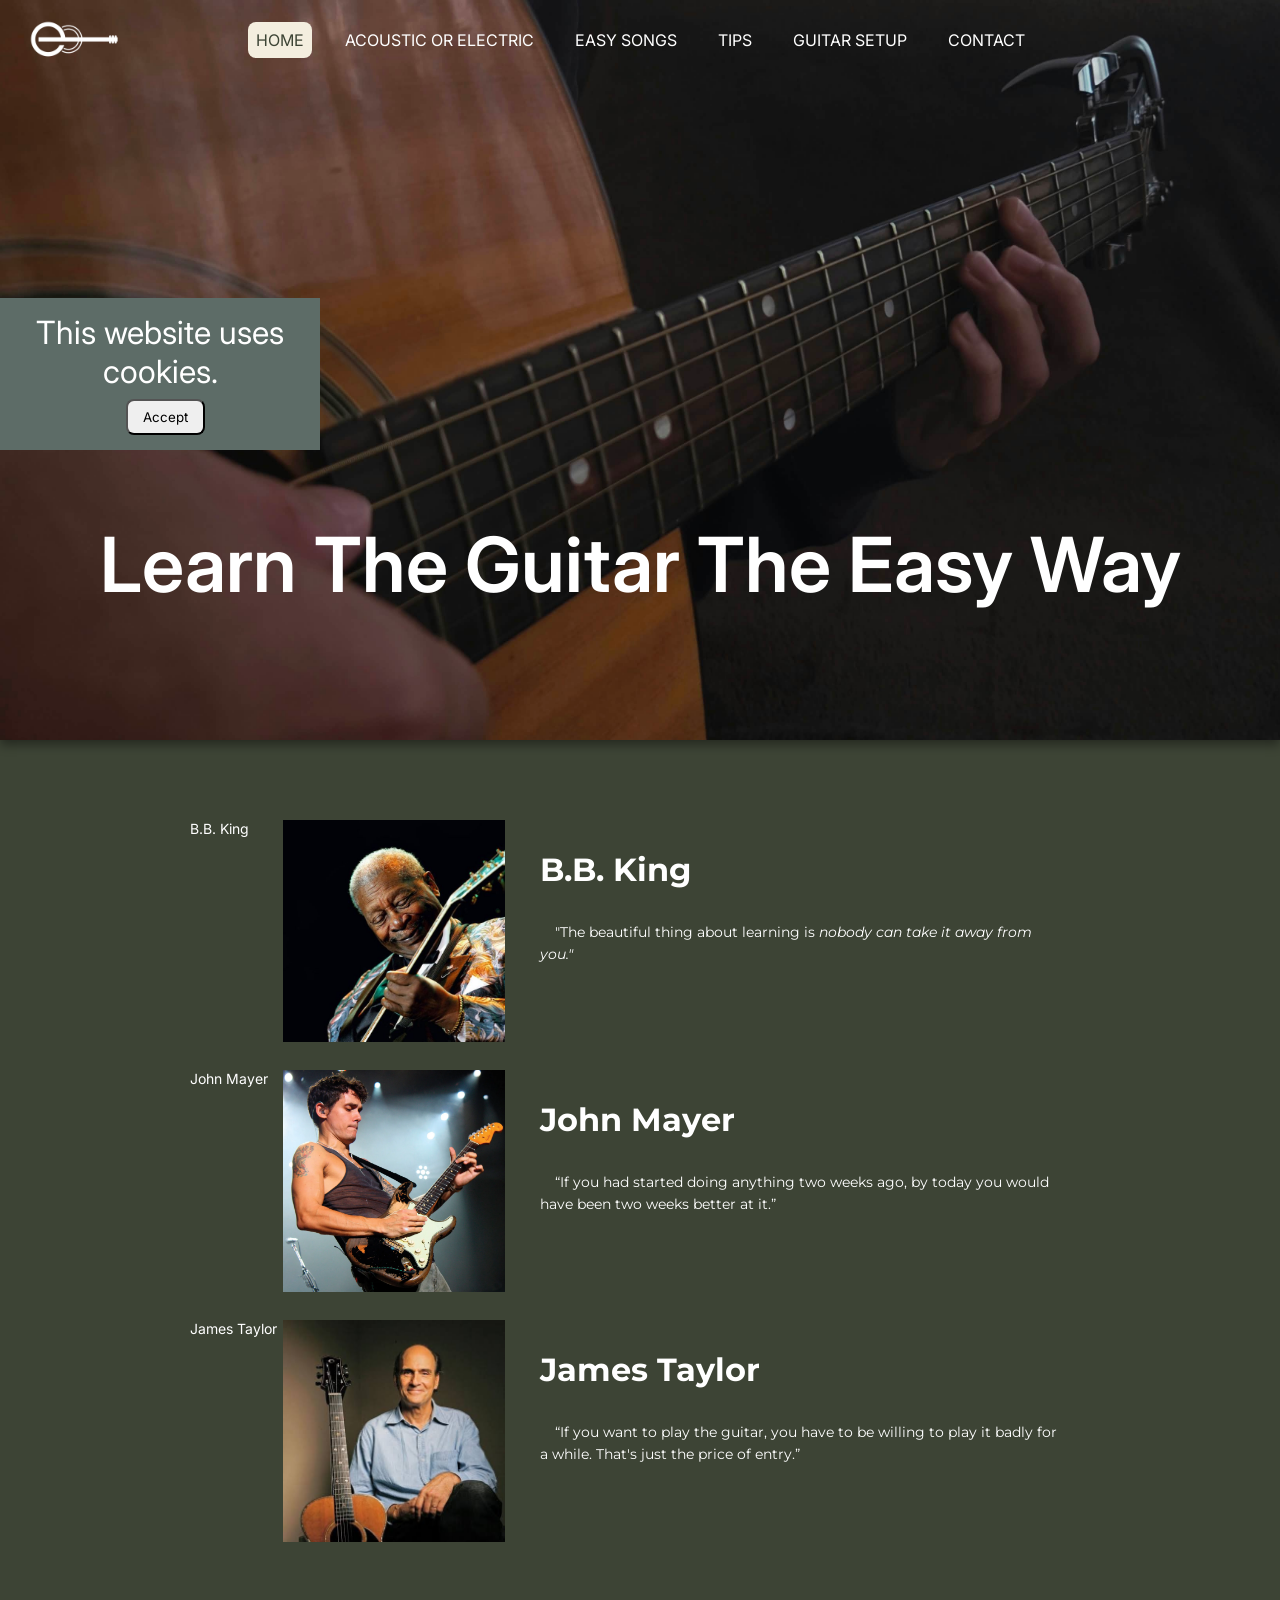
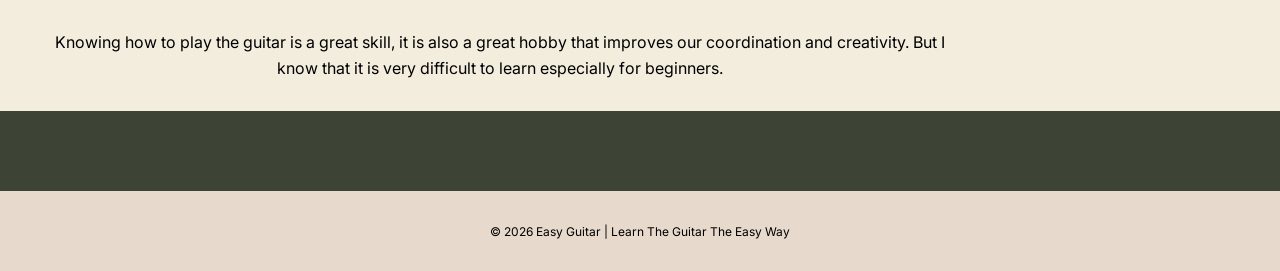
<file: index.html>
<!DOCTYPE html>
<html lang="en">
<head>
    <meta name="author" content="Dave Quinto">
    <meta name="description" content="Learn guitar basics, discover easy songs, know the difference between acoustic and electric guitar, learn beginner-friendly tips.">
    <meta name="keywords" content="guitar, beginner, easy songs, guitar tips, guitar lessons">
    <link rel="icon" type="image/png" href="img/LogoWebdesignfavicon.png">
    <link rel="preconnect" href="https://fonts.googleapis.com">
    <link rel="preconnect" href="https://fonts.gstatic.com" crossorigin>
    <link href="https://fonts.googleapis.com/css2?family=Inter:ital,opsz,wght@0,14..32,100..900;1,14..32,100..900&display=swap" rel="stylesheet">
    <link href='https://fonts.googleapis.com/css?family=Montserrat' rel='stylesheet'>
    <meta charset="UTF-8">
    <meta name="viewport" content="width=device-width, initial-scale=1.0">
    <title>Easy Guitar</title>
    <link rel="stylesheet" type="text/css" href="css/style.css">
</head>
<body>
<header>
    <nav class="logo">
        <a href="index.html">
            <img src="img/LogoWebdesign(White).png" alt="Easy Guitar Logo"
            title="Easy Guitar Logo">
        </a>
    </nav>

    <nav class="navigation">
        <ul class="nav">
            <li><a href="index.html" class="active">Home</a></li>
            <li><a href="AcousticOrElectric.html">Acoustic or Electric</a></li>
            <li><a href="BeginnerSongs.html">Easy Songs</a></li>
            <li><a href="Tips.html">Tips</a></li>
            <li><a href="SetupMyGuitar.html">Guitar Setup</a></li>
            <li><a href="ContactPage.html">Contact</a></li>
        </ul>
    </nav>

     <section class="main">
        <h1>Learn The Guitar 
             The Easy Way
        </h1>
    </section>
</header>


    
    <section class="content">

        <article class="content-row">
            <figure class="content-image">
                <img src="img/bb-king-en-concert.jpg"
                    alt="B.B. King"
                    title="B.B. King">
                    <figcaption class="page1">B.B. King</figcaption>
            </figure>

            <section class="content-text">
                <h2>B.B. King</h2>
                    <p>
                    "The beautiful thing about learning is <em>nobody can take it away from you."</em>
                    </p>
            </section>
        </article>

        <article class="content-row">
            <figure class="content-image">
                <img src="img/John-Mayer-2008.webp" 
                    alt="John Mayer"
                    title="John Mayer">
                    <figcaption class="page1">John Mayer</figcaption>
            </figure>

            <section class="content-text">
                <h2>John Mayer</h2>
                <p>
                    “If you had started doing anything two weeks ago, by today you would have been two weeks better at it.”
                </p>
            </section>
        </article>

        <article class="content-row">
            <figure class="content-image">
                <img src="img/JamesTaylor.jpg" alt="James Taylor"
                title= "James Taylor">
                <figcaption class="page1">James Taylor</figcaption>
            </figure>

            <section class="content-text">
                <h2>James Taylor</h2>
                <p>
                    “If you want to play the guitar, you have to be willing to play it badly for a while. That's just the price of entry.”
                </p>
            </section>
        </article>

    </section>

    <section class="quote">
        <p>
            Knowing how to play the guitar is a great skill, it is also a
            great hobby that improves our coordination and creativity.
            But I know that it is very difficult to learn especially for beginners.
        </p>
    </section>

    <footer class="footer">
        <p>© 2026 Easy Guitar | Learn The Guitar The Easy Way</p>
    </footer>

    <section class="cookie-message">
        <p>This website uses cookies.</p>
        <button type="button" onclick="this.parentElement.style.display='none'">Accept</button>
    </section>

</body>
</html>
</file>
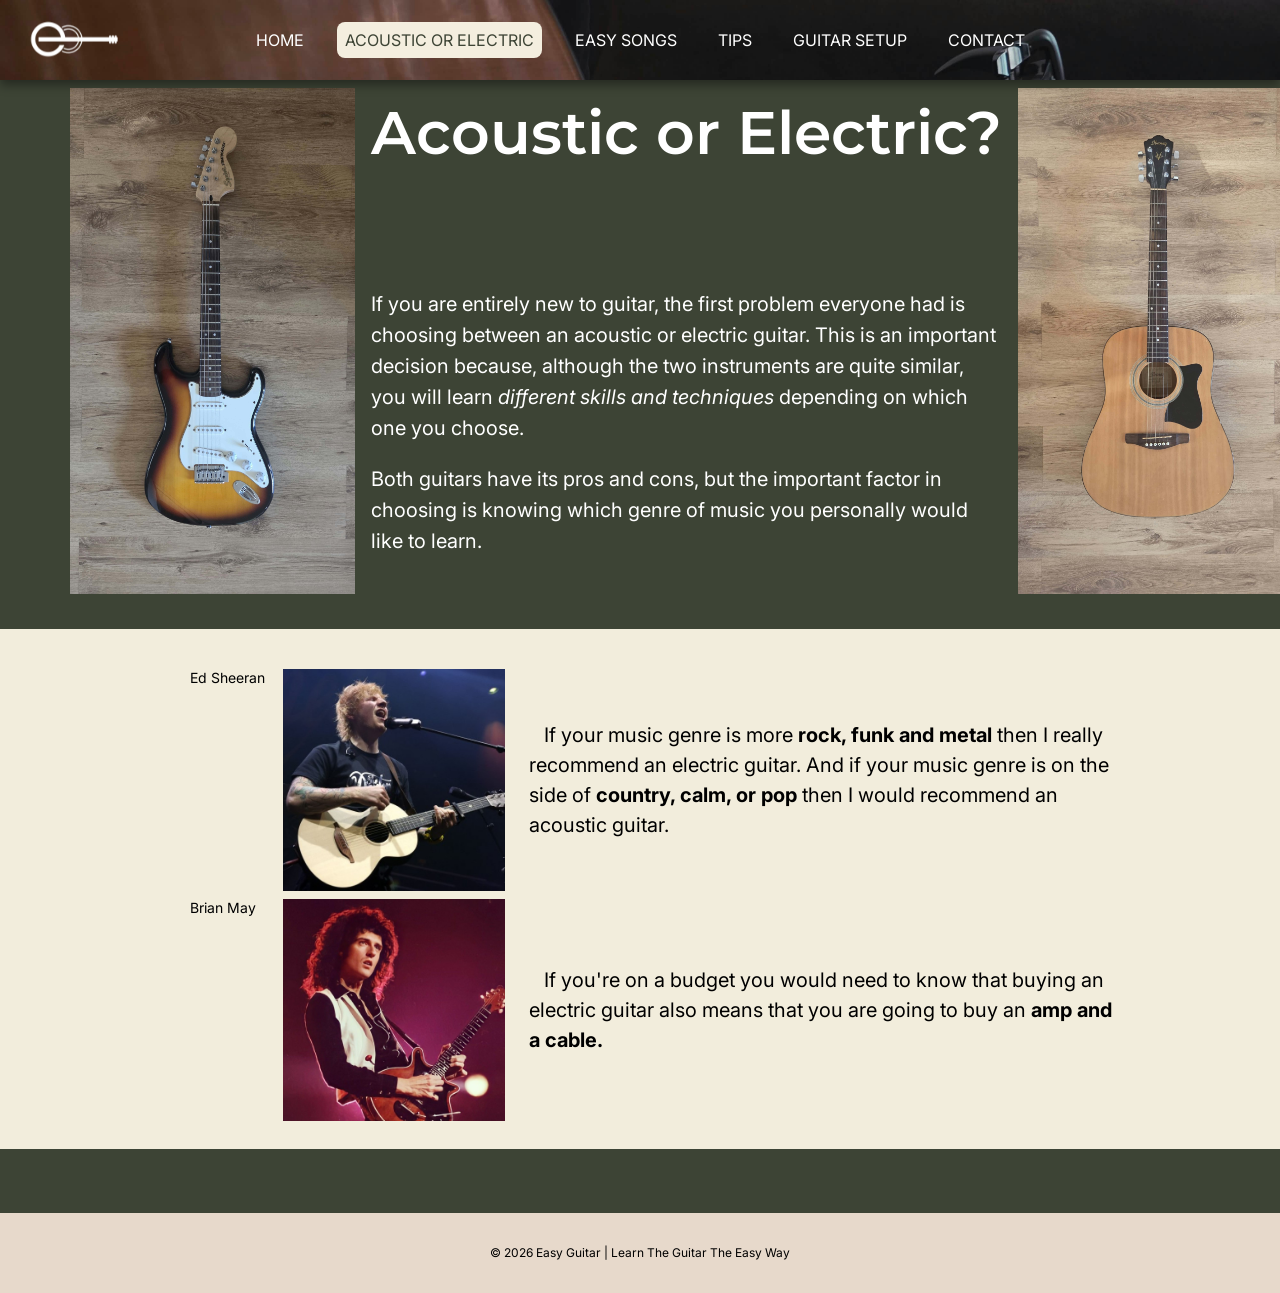
<file: AcousticOrElectric.html>
<!DOCTYPE html>
<html lang="en">
<head>
    <meta name="author" content="Dave Quinto">
    <link rel="icon" type="image/png" href="img/LogoWebdesignfavicon.png">
    <link rel="preconnect" href="https://fonts.googleapis.com">
    <link rel="preconnect" href="https://fonts.gstatic.com" crossorigin>
    <link href="https://fonts.googleapis.com/css2?family=Inter:ital,opsz,wght@0,14..32,100..900;1,14..32,100..900&display=swap" rel="stylesheet">
    <link href='https://fonts.googleapis.com/css?family=Montserrat' rel='stylesheet'>
    <meta charset="UTF-8">
    <meta name="viewport" content="width=device-width, initial-scale=1.0">
    <title>Easy Guitar</title>
    <link rel="stylesheet" type="text/css" href="css/style.css">
</head>
<body>
    <header class="no2">
    <nav class="logo logo-sticky">
        <a href="index.html">
            <img src="img/LogoWebdesign(White).png" alt="Easy Guitar Logo" title= "Easy Guitar Logo">
        </a>
    </nav>

    <nav class="navigation2">
        <ul class="nav">
            <li><a href="index.html">Home</a></li>
            <li><a href="AcousticOrElectric.html" class="active">Acoustic or Electric</a></li>
            <li><a href="BeginnerSongs.html">Easy Songs</a></li>
            <li><a href="Tips.html">Tips</a></li>
            <li><a href="SetupMyGuitar.html">Guitar Setup</a></li>
            <li><a href="ContactPage.html">Contact</a></li>
        </ul>
    </nav>
    </header>

    <main class="guitar-choice">

        <figure>
            <img src="img/Electric.jpg" alt="Electric guitar" title= "Electric Guitar">
        </figure>

        <article class="guitar-choice-text">

            <h1>Acoustic or Electric?</h1>

            <p>
                If you are entirely new to guitar, the first problem
                everyone had is choosing between an acoustic or electric
                guitar. This is an important decision because, although
                the two instruments are quite similar, you will learn
               <em>different skills and techniques </em> depending on which one
                you choose.
            </p>

            <p>
                Both guitars have its pros and cons, but the important
                factor in choosing is knowing which genre of music you
                personally would like to learn.
            </p>

        </article>

        <figure>
            <img src="img/Acoustic.jpg" alt="Acoustic guitar" title= "Acoustic Guitar">
        </figure>

    </main>

        <section class="guitar-recommendations">

        <article class="content-row">

            <figure class="content-image">
                <img src="img/Ed-Sheeran-3@2000x1500-696x522.jpg" alt="Ed Sheeran playing an acoustic guitar"
                title= "Ed Sheeran Playing Acoustic Guitar">
                <figcaption class="page2">Ed Sheeran</figcaption>
            </figure>

            <section class="content-text">
                <p>
                    If your music genre is more <strong>rock, funk and metal</strong>
                    then I really recommend an electric guitar.
                    And if your music genre is on the side of
                    <strong>country, calm, or pop</strong> then I would
                    recommend an acoustic guitar.
                </p>
            </section>

        </article>


        <article class="content-row">

            <figure class="content-image">
                <img src="img/BrianMay.jpg" alt="Brian May playing electric guitar"
                title= "Brian May Playing Electric Guitar">
                <figcaption class="page2">Brian May</figcaption>
            </figure>

            <section class="content-text">
                <p>
                    If you're on a budget you would need to know that
                    buying an electric guitar also means that you are
                    going to buy an <strong>amp and a cable.</strong>
                </p>
            </section>

        </article>

    </section>

        <footer class="footer">
        <p>© 2026 Easy Guitar | Learn The Guitar The Easy Way</p>
    </footer>

    
</body>
</html>
</file>
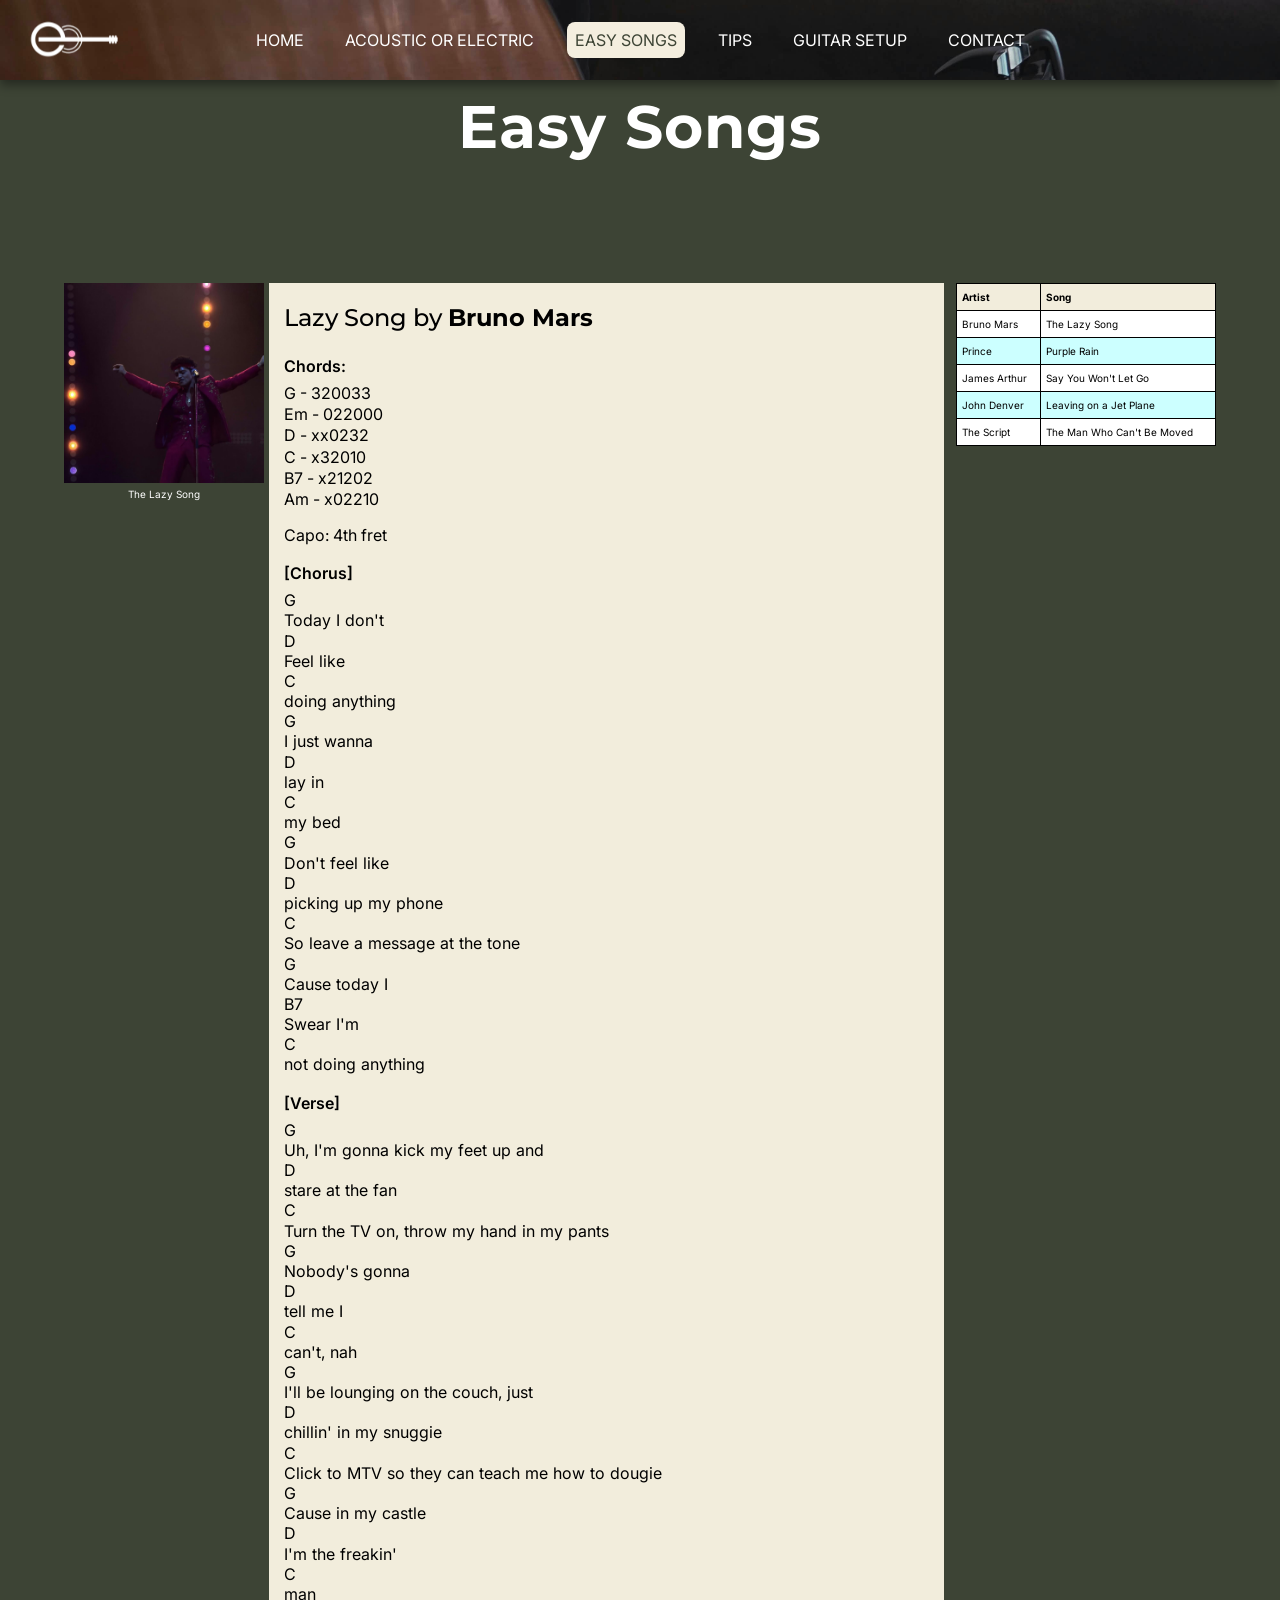
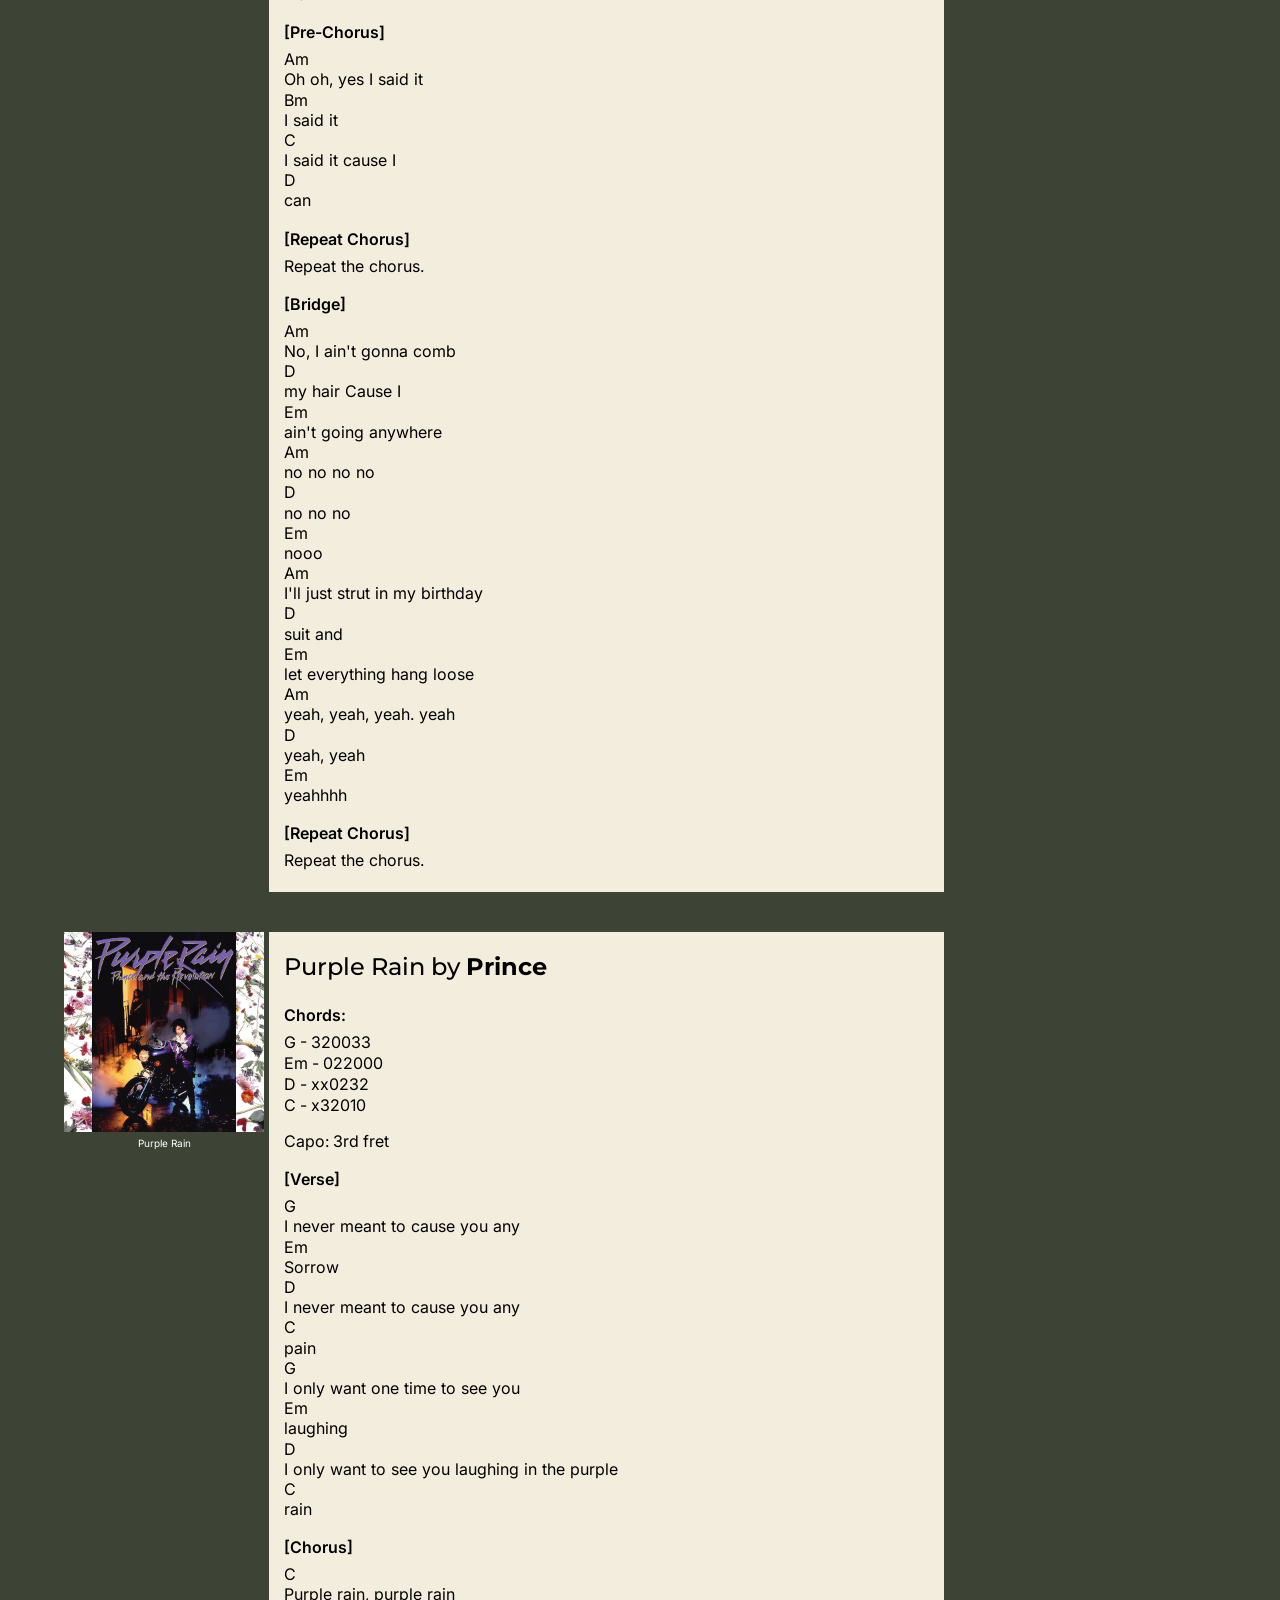
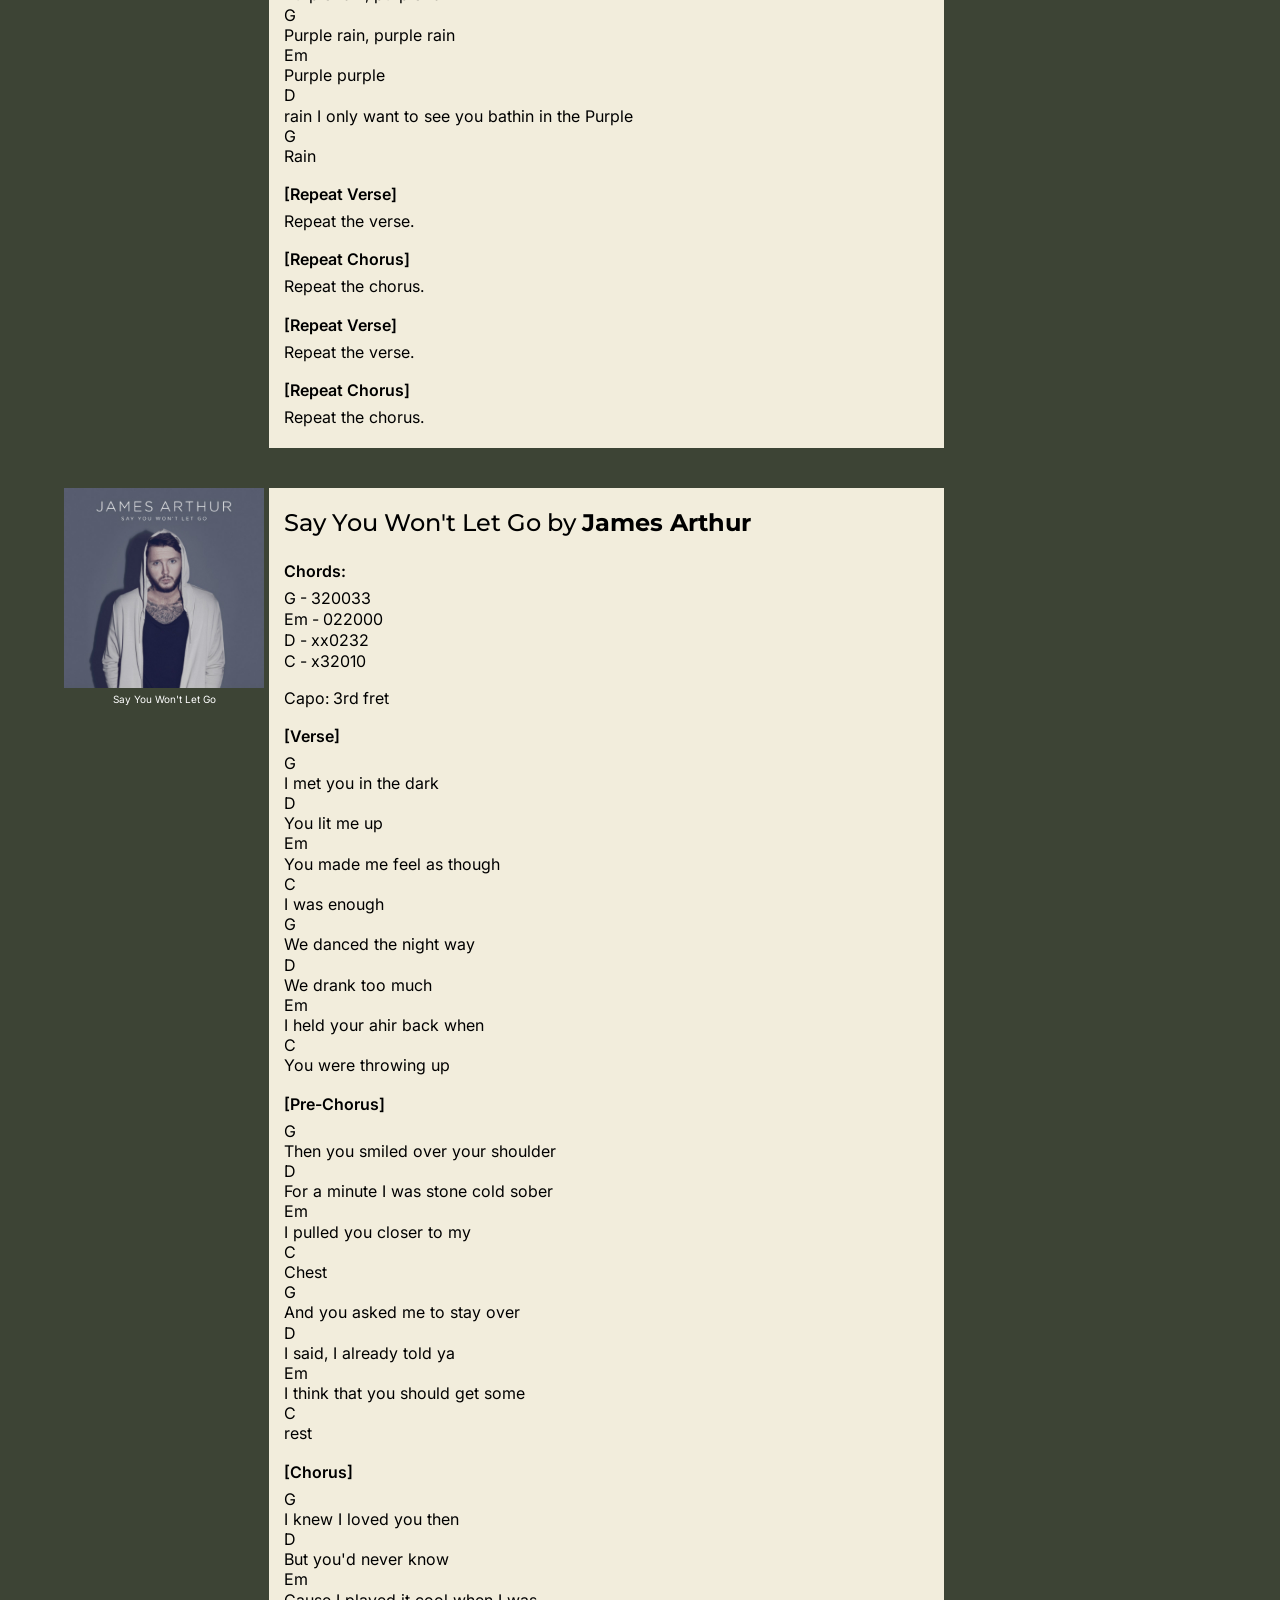
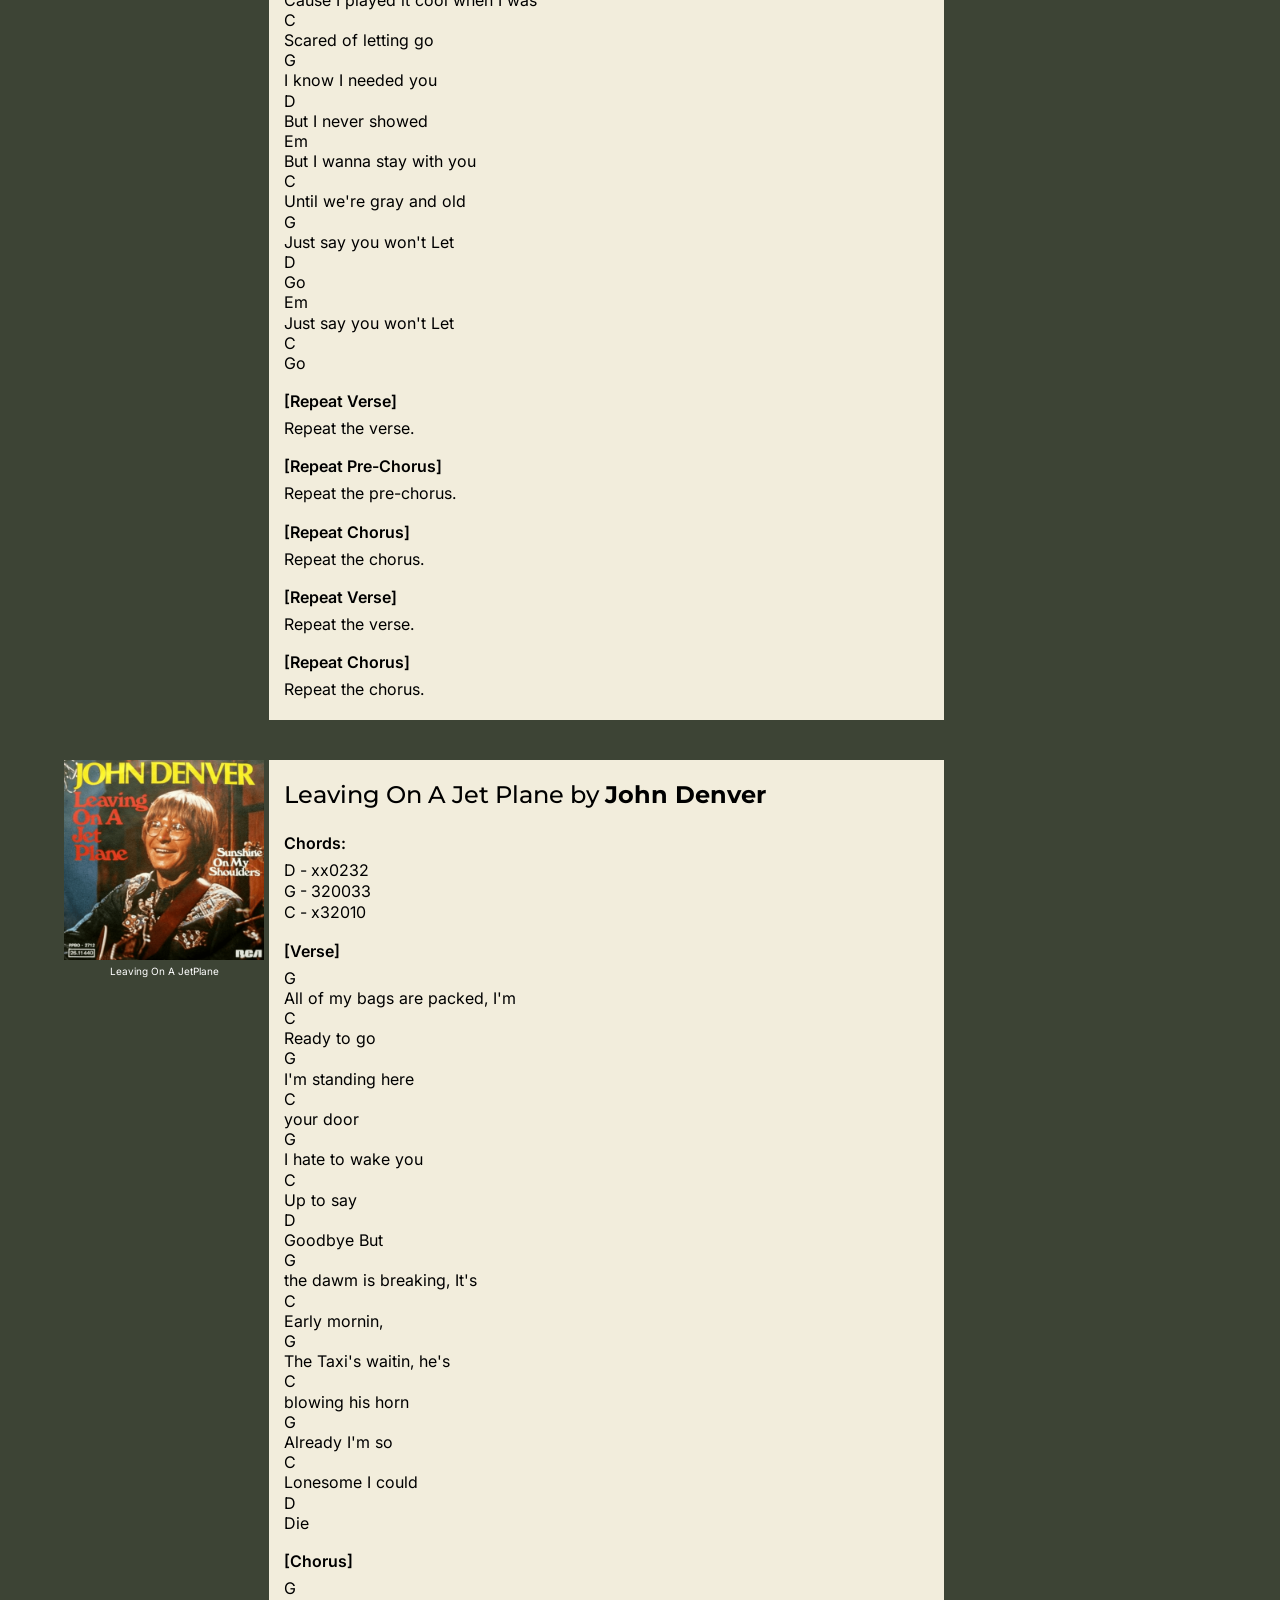
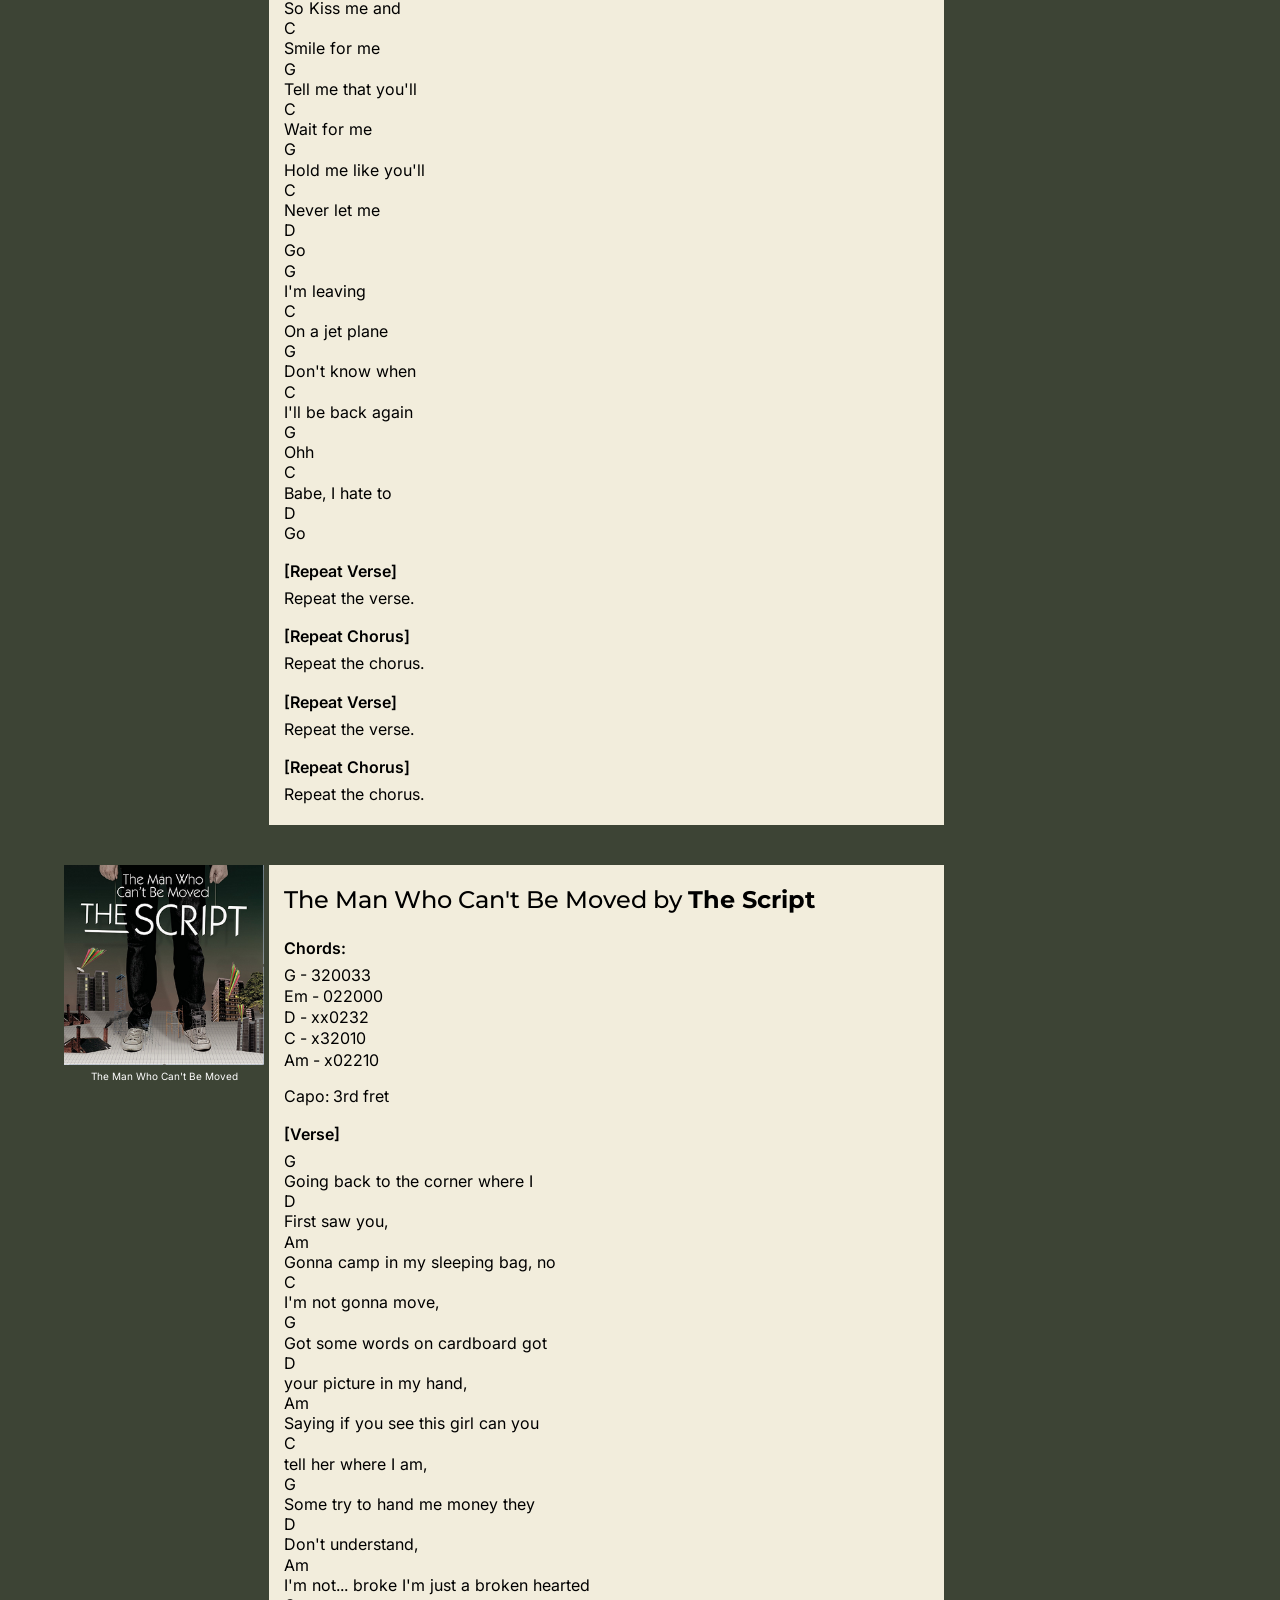
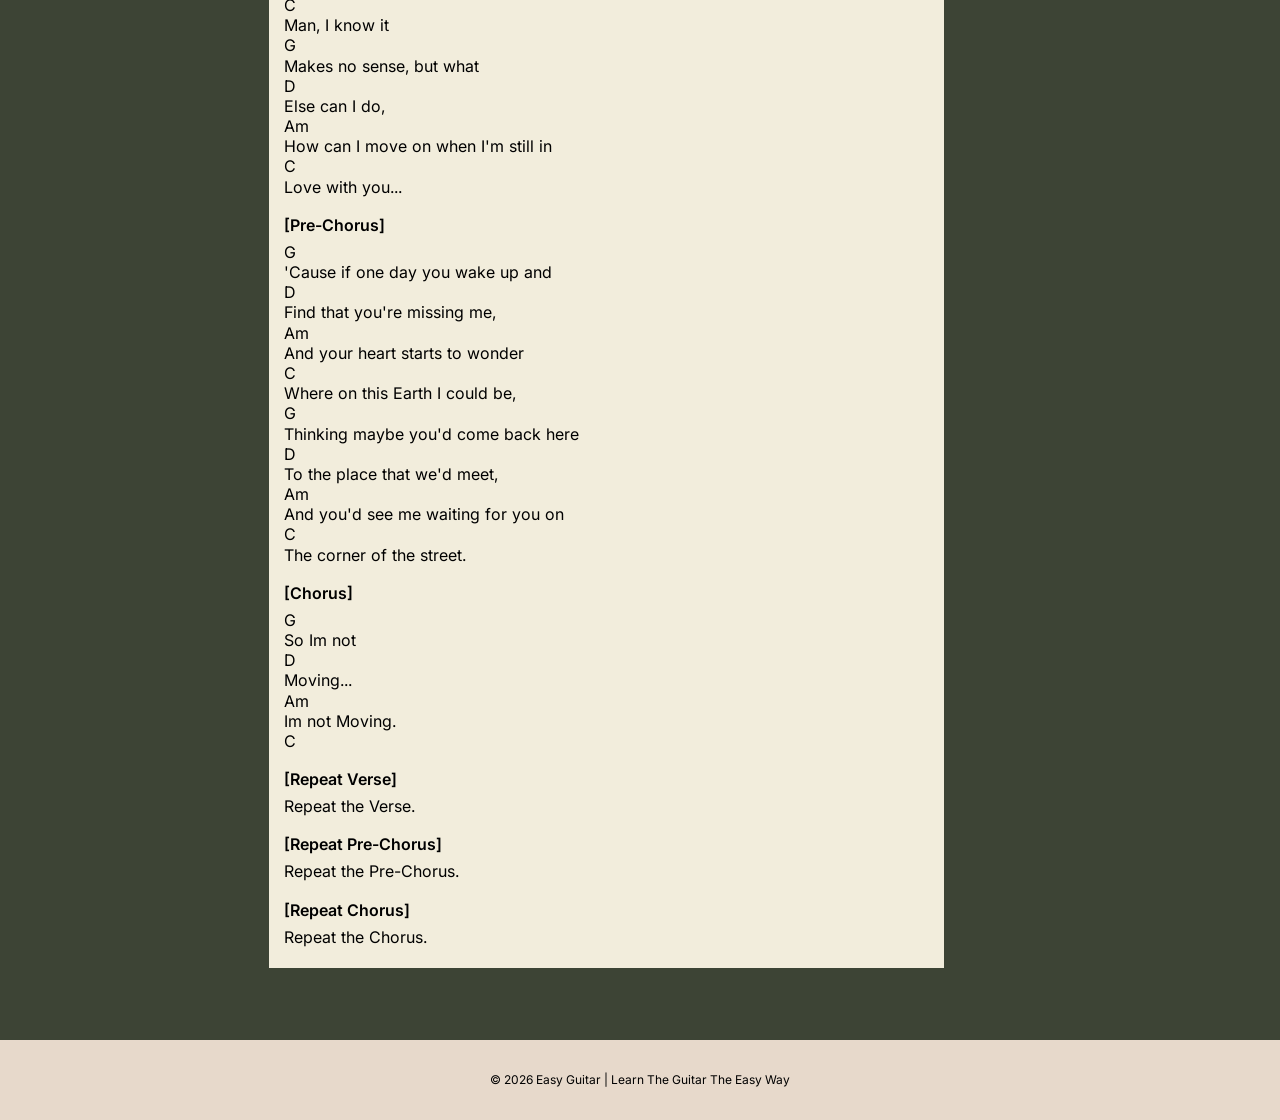
<file: BeginnerSongs.html>
<!DOCTYPE html>
<html lang="en">
<head>
    <meta name="author" content="Dave Quinto">
    <link rel="icon" type="image/png" href="img/LogoWebdesignfavicon.png">
    <link rel="preconnect" href="https://fonts.googleapis.com">
    <link rel="preconnect" href="https://fonts.gstatic.com" crossorigin>
    <link href="https://fonts.googleapis.com/css2?family=Inter:ital,opsz,wght@0,14..32,100..900;1,14..32,100..900&display=swap" rel="stylesheet">
    <link href='https://fonts.googleapis.com/css?family=Montserrat' rel='stylesheet'>
    <meta charset="UTF-8">
    <meta name="viewport" content="width=device-width, initial-scale=1.0">
    <title>Easy Guitar</title>
    <link rel="stylesheet" type="text/css" href="css/style.css">
</head>
<body>
    <header class="no2">
    <nav class="logo logo-sticky">
        <a href="index.html">
            <img src="img/LogoWebdesign(White).png" alt="Easy Guitar Logo" title="Easy Guitar Logo">
        </a>
    </nav>

    <nav class="navigation2">
        <ul class="nav">
            <li><a href="index.html">Home</a></li>
            <li><a href="AcousticOrElectric.html" >Acoustic or Electric</a></li>
            <li><a href="BeginnerSongs.html" class="active">Easy Songs</a></li>
            <li><a href="Tips.html">Tips</a></li>
            <li><a href="SetupMyGuitar.html">Guitar Setup</a></li>
            <li><a href="ContactPage.html">Contact</a></li>
        </ul>
    </nav>
    </header>
    

    <main class="easy-songs">

        <h1>Easy Songs</h1>

        <section class="song-list">

            <article class="song-row">

                <figure class="song-image">
                    <img src="img/BrunoMars.jpg"
                         alt="Bruno Mars performing"
                         title="The Lazy Song by Bruno Mars">

                    <figcaption>The Lazy Song</figcaption>
                </figure>

                <section class="song-text">

                    <h2>Lazy Song by <strong>Bruno Mars</strong></h2>

                    <section class="chords">

                        <h3>Chords:</h3>

                        <p>G - 320033</p>
                        <p>Em - 022000</p>
                        <p>D - xx0232</p>
                        <p>C - x32010</p>
                        <p>B7 - x21202</p>
                        <p>Am - x02210</p>

                    </section>

                    <p class="capo">Capo: 4th fret</p>

                    <section class="song-part">

                        <h3>[Chorus]</h3>

                        <p>G</p>
                        <p>Today I don't</p>

                        <p>D</p>
                        <p>Feel like</p>

                        <p>C</p>
                        <p>doing anything</p>

                        <p>G</p>
                        <p>I just wanna</p>

                        <p>D</p>
                        <p>lay in</p>

                        <p>C</p>
                        <p>my bed</p>

                        <p>G</p>
                        <p>Don't feel like</p>

                        <p>D</p>
                        <p>picking up my phone</p>

                        <p>C</p>
                        <p>So leave a message at the tone</p>

                        <p>G</p>
                        <p>Cause today I</p>

                        <p>B7</p>
                        <p>Swear I'm</p>

                        <p>C</p>
                        <p>not doing anything</p>


                        

                    </section>

                    <section class="song-part">

                        <h3>[Verse]</h3>

                        <p>G</p>
                        <p>Uh, I'm gonna kick my feet up and</p>

                        <p>D</p>
                        <p>stare at the fan</p>

                        <p>C</p>
                        <p>Turn the TV on, throw my hand in my pants</p>

                        <p>G</p>
                        <p>Nobody's gonna </p>

                        <p>D</p>
                        <p>tell me I</p>

                        <p>C</p>
                        <p>can't, nah</p>

                        <p>G</p>
                        <p>I'll be lounging on the couch, just</p>

                        <p>D</p>
                        <p>chillin' in my snuggie</p>

                        <p>C</p>
                        <p>Click to MTV so they can teach me how to dougie</p>

                        <p>G</p>
                        <p>Cause in my castle</p>

                        <p>D</p>
                        <p>I'm the freakin'</p>

                        <p>C</p>
                        <p>man</p>

                    </section>

                    <section class="song-part">

                        <h3>[Pre-Chorus]</h3>

                        <p>Am</p>
                        <p>Oh oh, yes I said it</p>

                        <p>Bm</p>
                        <p>I said it</p>

                        <p>C</p>
                        <p>I said it cause I</p>

                        <p>D</p>
                        <p>can</p>
                        

                    </section>

                    <section class="song-part">

                        <h3>[Repeat Chorus]</h3>

                        <p>Repeat the chorus.</p>

                    </section>

                    <section class="song-part">

                        <h3>[Bridge]</h3>

                        <p>Am</p>
                        <p>No, I ain't gonna comb</p>

                        <p>D</p>
                        <p>my hair Cause I</p>

                        <p>Em</p>
                        <p>ain't going anywhere</p>

                        <p>Am</p>
                        <p>no no no no</p>

                        <p>D</p>
                        <p>no no no </p>

                        <p>Em</p>
                        <p>nooo</p>

                        <p>Am</p>
                        <p>I'll just strut in my birthday </p>

                        <p>D</p>
                        <p>suit and</p>

                        <p>Em</p>
                        <p>let everything hang loose</p>

                        <p>Am</p>
                        <p>yeah, yeah, yeah. yeah</p>

                        <p>D</p>
                        <p>yeah, yeah</p>

                        <p>Em</p>
                        <p>yeahhhh</p>

                        


                    </section>

                    <section class="song-part">

                        <h3>[Repeat Chorus]</h3>

                        <p>Repeat the chorus.</p>

                    </section>

                </section>
            </article>

            <article class="song-row">

                <figure class="song-image">
                    <img src="img/Princepurplerain.jpg"
                         alt="Purple Rain Cover"
                         title="Purple Rain Song Cover">

                    <figcaption>Purple Rain</figcaption>
                </figure>

                <section class="song-text">

                    <h2>Purple Rain by <strong>Prince</strong></h2>

                    <section class="chords">

                        <h3>Chords:</h3>

                        <p>G - 320033</p>
                        <p>Em - 022000</p>
                        <p>D - xx0232</p>
                        <p>C - x32010</p>


                    </section>

                    <p class="capo">Capo: 3rd fret</p>

                    <section class="song-part">

                        <h3>[Verse]</h3>

                        <p>G</p>
                        <p>I never meant to cause you any</p>

                        <p>Em</p>
                        <p>Sorrow</p>

                        <p>D</p>
                        <p>I never meant to cause you any </p>

                        <p>C</p>
                        <p>pain</p>

                        <p>G</p>
                        <p>I only want one time to see you</p>

                        <p>Em</p>
                        <p>laughing</p>

                        <p>D</p>
                        <p>I only want to see you laughing in the purple </p>

                        <p>C</p>
                        <p>rain</p>


                        

                    </section>

                    <section class="song-part">

                        <h3>[Chorus]</h3>

                        <p>C</p>
                        <p>Purple rain, purple rain</p>

                        <p>G</p>
                        <p>Purple rain, purple rain</p>

                        <p>Em</p>
                        <p>Purple purple</p>

                        <p>D</p>
                        <p>rain I only want to see you bathin in the Purple </p>

                        <p>G</p>
                        <p>Rain</p>

                        

                    </section>


                    <section class="song-part">

                        <h3>[Repeat Verse]</h3>

                        <p>Repeat the verse.</p>

                    </section>

                    <section class="song-part">

                        <h3>[Repeat Chorus]</h3>

                        <p>Repeat the chorus.</p>

                    </section>

                    <section class="song-part">

                        <h3>[Repeat Verse]</h3>

                        <p>Repeat the verse.</p>

                    </section>

                    <section class="song-part">

                        <h3>[Repeat Chorus]</h3>

                        <p>Repeat the chorus.</p>

                    </section>


                </section>

            </article>

            <article class="song-row">

                <figure class="song-image">
                    <img src="img/Say_You_Won't_Let_Go.jpg"
                         alt="Say You Won't Let go Cover"
                         title="Say You Won't Let Go by James Arthur">

                    <figcaption>Say You Won't Let Go</figcaption>
                </figure>

                <section class="song-text">

                    <h2>Say You Won't Let Go by <strong>James Arthur</strong></h2>

                    <section class="chords">

                        <h3>Chords:</h3>

                        <p>G - 320033</p>
                        <p>Em - 022000</p>
                        <p>D - xx0232</p>
                        <p>C - x32010</p>


                    </section>

                    <p class="capo">Capo: 3rd fret</p>

                    <section class="song-part">

                        <h3>[Verse]</h3>

                        <p>G</p>
                        <p>I met you in the dark</p>

                        <p>D</p>
                        <p>You lit me up</p>

                        <p>Em</p>
                        <p>You made me feel as though</p>

                        <p>C</p>
                        <p>I was enough</p>

                        <p>G</p>
                        <p>We danced the night way</p>

                        <p>D</p>
                        <p>We drank too much</p>

                        <p>Em</p>
                        <p>I held your ahir back when</p>

                        <p>C</p>
                        <p>You were throwing up</p>


                        

                    </section>

                    <section class="song-part">

                        <h3>[Pre-Chorus]</h3>

                        <p>G</p>
                        <p>Then you smiled over your shoulder</p>

                        <p>D</p>
                        <p>For a minute I was stone cold sober</p>

                        <p>Em</p>
                        <p>I pulled you closer to my</p>

                        <p>C</p>
                        <p>Chest</p>

                        <p>G</p>
                        <p>And you asked me to stay over</p>

                        <p>D</p>
                        <p>I said, I already told ya</p>

                        <p>Em</p>
                        <p>I think that you should get some</p>

                        <p>C</p>
                        <p>rest</p>

                    </section>

                    <section class="song-part">

                        <h3>[Chorus]</h3>

                        <p>G</p>
                        <p>I knew I loved you then</p>

                        <p>D</p>
                        <p>But you'd never know</p>

                        <p>Em</p>
                        <p>Cause I played it cool when I was</p>

                        <p>C</p>
                        <p>Scared of letting go</p>

                        <p>G</p>
                        <p>I know I needed you</p>

                        <p>D</p>
                        <p>But I never showed</p>

                        <p>Em</p>
                        <p>But I wanna stay with you</p>

                        <p>C</p>
                        <p>Until we're gray and old</p>

                        <p>G</p>
                        <p>Just say you won't Let</p>

                        <p>D</p>
                        <p>Go</p>

                        <p>Em</p>
                        <p>Just say you won't Let</p>

                        <p>C</p>
                        <p>Go</p>
                        

                    </section>

                    <section class="song-part">

                        <h3>[Repeat Verse]</h3>

                        <p>Repeat the verse.</p>

                    </section>

                    <section class="song-part">

                        <h3>[Repeat Pre-Chorus]</h3>

                        <p>Repeat the pre-chorus.</p>

                    </section>

                    <section class="song-part">

                        <h3>[Repeat Chorus]</h3>

                        <p>Repeat the chorus.</p>

                    </section>

                    <section class="song-part">

                        <h3>[Repeat Verse]</h3>

                        <p>Repeat the verse.</p>

                    </section>

                    <section class="song-part">

                        <h3>[Repeat Chorus]</h3>

                        <p>Repeat the chorus.</p>

                    </section>


                </section>

            </article>

            <article class="song-row">

                <figure class="song-image">
                    <img src="img/Leavingonajetplane.png"
                         alt="Leaving On A Jetplane Cover"
                         title="Leaving On A Jet Plane by John Denver">

                    <figcaption>Leaving On A JetPlane</figcaption>
                </figure>

                <section class="song-text">

                    <h2>Leaving On A Jet Plane by <strong>John Denver</strong></h2>

                    <section class="chords">

                        <h3>Chords:</h3>

                        <p>D - xx0232</p>
                        <p>G - 320033</p>
                        <p>C - x32010</p>
                        

                    </section>


                    <section class="song-part">

                        <h3>[Verse]</h3>

                        <p>G</p>
                        <p>All of my bags are packed, I'm</p>

                        <p>C</p>
                        <p>Ready to go</p>

                        <p>G</p>
                        <p>I'm standing here</p>

                        <p>C</p>
                        <p>your door</p>

                        <p>G</p>
                        <p>I hate to wake you</p>

                        <p>C</p>
                        <p>Up to say </p>

                        <p>D</p>
                        <p>Goodbye But </p>

                        <p>G</p>
                        <p>the dawm is breaking, It's</p>

                        <p>C</p>
                        <p>Early mornin,</p>

                        <p>G</p>
                        <p>The Taxi's waitin, he's</p>

                        <p>C</p>
                        <p>blowing his horn</p>

                        <p>G</p>
                        <p>Already I'm so </p>

                        <p>C</p>
                        <p>Lonesome I could</p>

                        <p>D</p>
                        <p>Die</p>


                    </section>

                    <section class="song-part">

                        <h3>[Chorus]</h3>

                        <p>G</p>
                        <p>So Kiss me and</p>

                        <p>C</p>
                        <p>Smile for me</p>

                        <p>G</p>
                        <p>Tell me that you'll</p>

                        <p>C</p>
                        <p>Wait for me</p>

                        <p>G</p>
                        <p>Hold me like you'll</p>

                        <p>C</p>
                        <p>Never let me  </p>

                        <p>D</p>
                        <p>Go </p>

                        <p>G</p>
                        <p>I'm leaving</p>

                        <p>C</p>
                        <p>On a jet plane</p>

                        <p>G</p>
                        <p>Don't know when</p>

                        <p>C</p>
                        <p>I'll be back again</p>

                        <p>G</p>
                        <p>Ohh</p>

                        <p>C</p>
                        <p>Babe, I hate to </p>

                        <p>D</p>
                        <p>Go</p>


                    </section>

                    <section class="song-part">

                        <h3>[Repeat Verse]</h3>

                        <p>Repeat the verse.</p>

                    </section>

                    <section class="song-part">

                        <h3>[Repeat Chorus]</h3>

                        <p>Repeat the chorus.</p>

                    </section>

                    <section class="song-part">

                        <h3>[Repeat Verse]</h3>

                        <p>Repeat the verse.</p>

                    </section>

                    <section class="song-part">

                        <h3>[Repeat Chorus]</h3>

                        <p>Repeat the chorus.</p>

                    </section>

                </section>

            </article>

            <article class="song-row">

                <figure class="song-image">
                    <img src="img/The_Man_Who_Can't_Be_Moved.png"
                         alt="The Man Who Can't Be Moved Cover"
                         title="The Man Who Can't Be Moved by The Script">

                    <figcaption>The Man Who Can't Be Moved</figcaption>
                </figure>

                <section class="song-text">

                    <h2>The Man Who Can't Be Moved by <strong>The Script</strong></h2>

                    <section class="chords">

                        <h3>Chords:</h3>

                        <p>G - 320033</p>
                        <p>Em - 022000</p>
                        <p>D - xx0232</p>
                        <p>C - x32010</p>
                        <p>Am - x02210</p>

                    </section>

                    <p class="capo">Capo: 3rd fret</p>

                    <section class="song-part">

                        <h3>[Verse]</h3>

                        <p>G</p>
                        <p>Going back to the corner where I</p>

                        <p>D</p>
                        <p>First saw you,</p>

                        <p>Am</p>
                        <p>Gonna camp in my sleeping bag, no</p>

                        <p>C</p>
                        <p>I'm not gonna move,</p>

                        <p>G</p>
                        <p>Got some words on cardboard got</p>

                        <p>D</p>
                        <p>your picture in my hand,</p>

                        <p>Am</p>
                        <p>Saying if you see this girl can you</p>

                        <p>C</p>
                        <p>tell her where I am,</p>

                        <p>G</p>
                        <p>Some try to hand me money they</p>

                        <p>D</p>
                        <p>Don't understand,</p>

                        <p>Am</p>
                        <p>I'm not... broke I'm just a broken hearted</p>

                        <p>C</p>
                        <p>Man, I know it</p>

                        <p>G</p>
                        <p>Makes no sense, but what</p>

                        <p>D</p>
                        <p>Else can I do,</p>

                        <p>Am</p>
                        <p>How can I move on when I'm still in</p>

                        <p>C</p>
                        <p>Love with you...</p>

                    </section>

                    <section class="song-part">

                        <h3>[Pre-Chorus]</h3>

                        <p>G</p>
                        <p>'Cause if one day you wake up and</p>

                        <p>D</p>
                        <p>Find that you're missing me,</p>

                        <p>Am</p>
                        <p>And your heart starts to wonder</p>

                        <p>C</p>
                        <p>Where on this Earth I could be,</p>

                        <p>G</p>
                        <p>Thinking maybe you'd come back here</p>

                        <p>D</p>
                        <p>To the place that we'd meet,</p>

                        <p>Am</p>
                        <p>And you'd see me waiting for you on </p>

                        <p>C</p>
                        <p>The corner of the street.</p>

                    </section>

                    <section class="song-part">

                        <h3>[Chorus]</h3>

                        <p>G</p>
                        <p>So Im not</p>

                        <p>D</p>
                        <p>Moving...</p>

                        <p>Am</p>
                        <p>Im not Moving.</p>

                        <p>C</p>
                        
                    
                    </section>

                    <section class="song-part">

                        <h3>[Repeat Verse]</h3>

                        <p>Repeat the Verse.</p>

                    </section>

                    <section class="song-part">

                        <h3>[Repeat Pre-Chorus]</h3>

                        <p>Repeat the Pre-Chorus.</p>

                    </section>
                    
                    <section class="song-part">

                        <h3>[Repeat Chorus]</h3>

                        <p>Repeat the Chorus.</p>

                    </section>


                </section>

            </article>

            

        </section>
        
   

        <aside class="song-aside">

            <table>
                <thead>
                    <tr>
                        <th>Artist</th>
                        <th>Song</th>
                    </tr>
                </thead>

                <tbody>
                    <tr>
                        <td>Bruno Mars</td>
                        <td>The Lazy Song</td>
                    </tr>

                    <tr>
                        <td>Prince</td>
                        <td>Purple Rain</td>
                    </tr>

                    <tr>
                        <td>James Arthur</td>
                        <td>Say You Won't Let Go</td>
                    </tr>

                    <tr>
                        <td>John Denver</td>
                        <td>Leaving on a Jet Plane</td>
                    </tr>

                    <tr>
                        <td>The Script</td>
                        <td>The Man Who Can't Be Moved</td>
                    </tr>
                </tbody>
            </table>

        </aside>

    </main>

    <footer class="footer">
        <p>© 2026 Easy Guitar | Learn The Guitar The Easy Way</p>
    </footer>

    
</body>
</html>
</file>
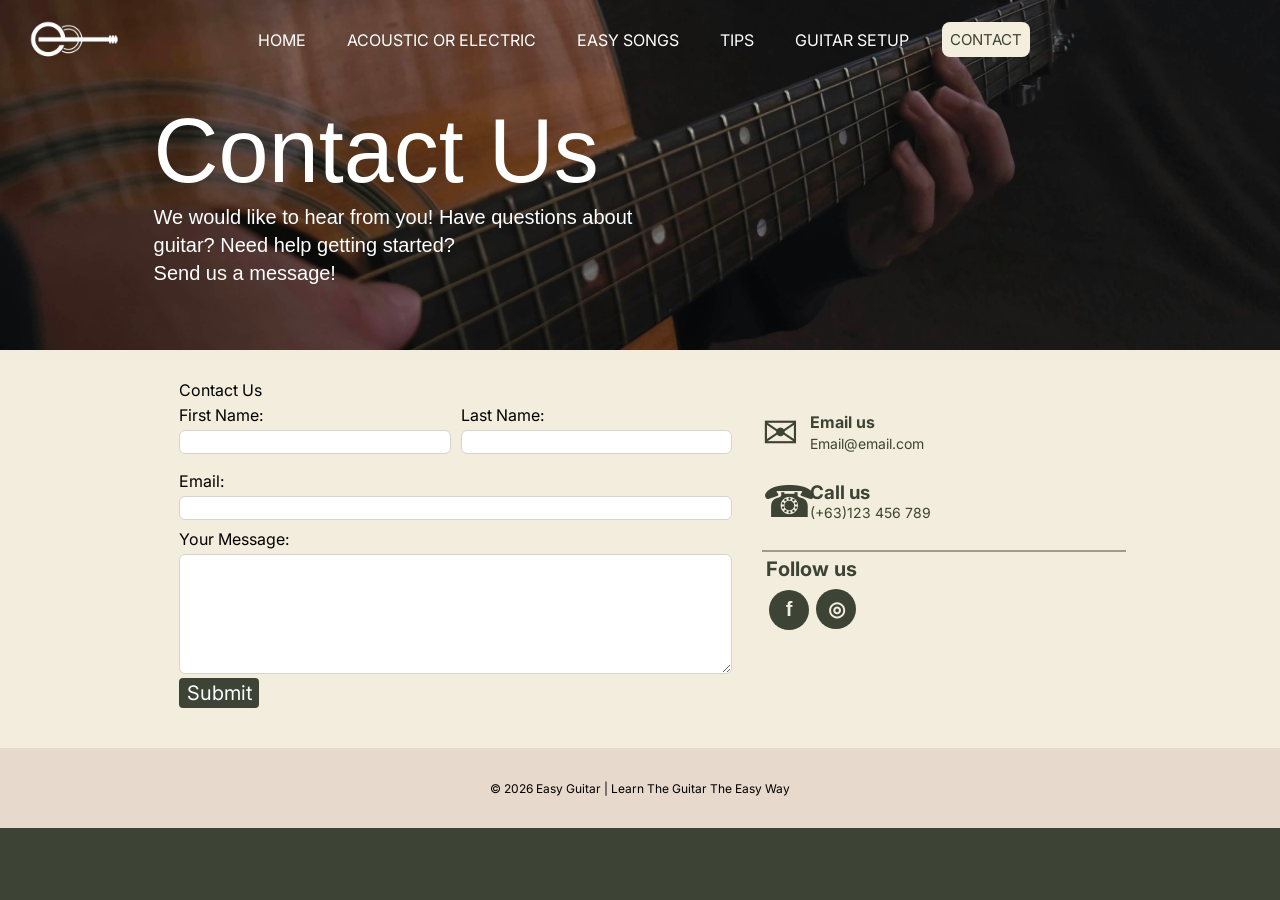
<file: ContactPage.html>
<!DOCTYPE html>
<html lang="en">
<head>
    <meta name="author" content="Dave Quinto">
    <link rel="icon" type="image/png" href="img/LogoWebdesignfavicon.png">
    <meta charset="UTF-8">
    <meta name="viewport" content="width=device-width, initial-scale=1.0">
    <link rel="preconnect" href="https://fonts.googleapis.com">
    <link rel="preconnect" href="https://fonts.gstatic.com" crossorigin>

    <link href="https://fonts.googleapis.com/css2?family=Inter:ital,opsz,wght@0,14..32,100..900;1,14..32,100..900&display=swap" rel="stylesheet">

    <link href="https://fonts.googleapis.com/css?family=Montserrat" rel="stylesheet">
    <title>Easy Guitar</title>
    <link rel="stylesheet" type="text/css" href="css/style.css">
    
</head>

    <body class="contact-page">

    <header class="contact-hero">

        <nav class="logo">
            <a href="index.html">
                <figure> 
                    <img src="img/LogoWebdesign(White).png" alt="Easy Guitar Logo" title="Easy Guitar Logo"> 
                </figure>
            </a>
        </nav>

        <nav class="navigation">
            <ul class="nav">
                <li><a href="index.html">Home</a></li>
                <li><a href="AcousticOrElectric.html">Acoustic or Electric</a></li>
                <li><a href="BeginnerSongs.html">Easy Songs</a></li>
                <li><a href="Tips.html">Tips</a></li>
                <li><a href="SetupMyGuitar.html">Guitar Setup</a></li>
                <li><a href="ContactPage.html" class="active">Contact</a></li>
            </ul>
        </nav>

        <section class="contact-heading">
            <h1>Contact Us</h1>

            <p>
                We would like to hear from you! Have questions about </p>
               
                 <p> guitar? Need help getting started?</p>
            
                <p> Send us a message!</p>
            
        </section>

    </header>


    <main class="contact-content">

        <form class="contact-form"
              action="http://next-app-router-playground-kohl.vercel.app/api/contact"
              method="POST">

            <fieldset class="name-fields">
                <legend>Contact Us</legend>

                <section>
                    <label for="first-name">First Name:</label>
                    <input type="text" id="first-name"
                           name="first-name" required>
                </section>

                <section>
                    <label for="last-name">Last Name:</label>
                    <input type="text" id="last-name"
                           name="last-name" required>
                </section>

            </fieldset>


            <label for="email">Email:</label>
            <input type="email" id="email"
                   name="email" required>


            <label for="message">Your Message:</label>
            <textarea id="message" name="message"
                      rows="6" required></textarea>


            <input type="submit" value="Submit">

        </form>


        <aside class="contact-information">

            <article class="contact-detail">

                <span class="contact-icon">&#9993;</span>

                <section>
                    <h2>Email us</h2>
                    <p>Email@email.com</p>
                </section>

            </article>


            <article class="contact-detail">

                <span class="contact-icon">&#9742;</span>

                <section>
                    <h3>Call us</h3>
                    <p>(+63)123 456 789</p>
                </section>

            </article>


            <section class="social-links">

                <h2>Follow us</h2>

                <a href="#" aria-label="Facebook">f</a>
                <a href="#" aria-label="Instagram">◎</a>

            </section>

        </aside>

    </main>


    <footer class="footer">
        <p>© 2026 Easy Guitar | Learn The Guitar The Easy Way</p>
    </footer>

</body>


</html>
</file>
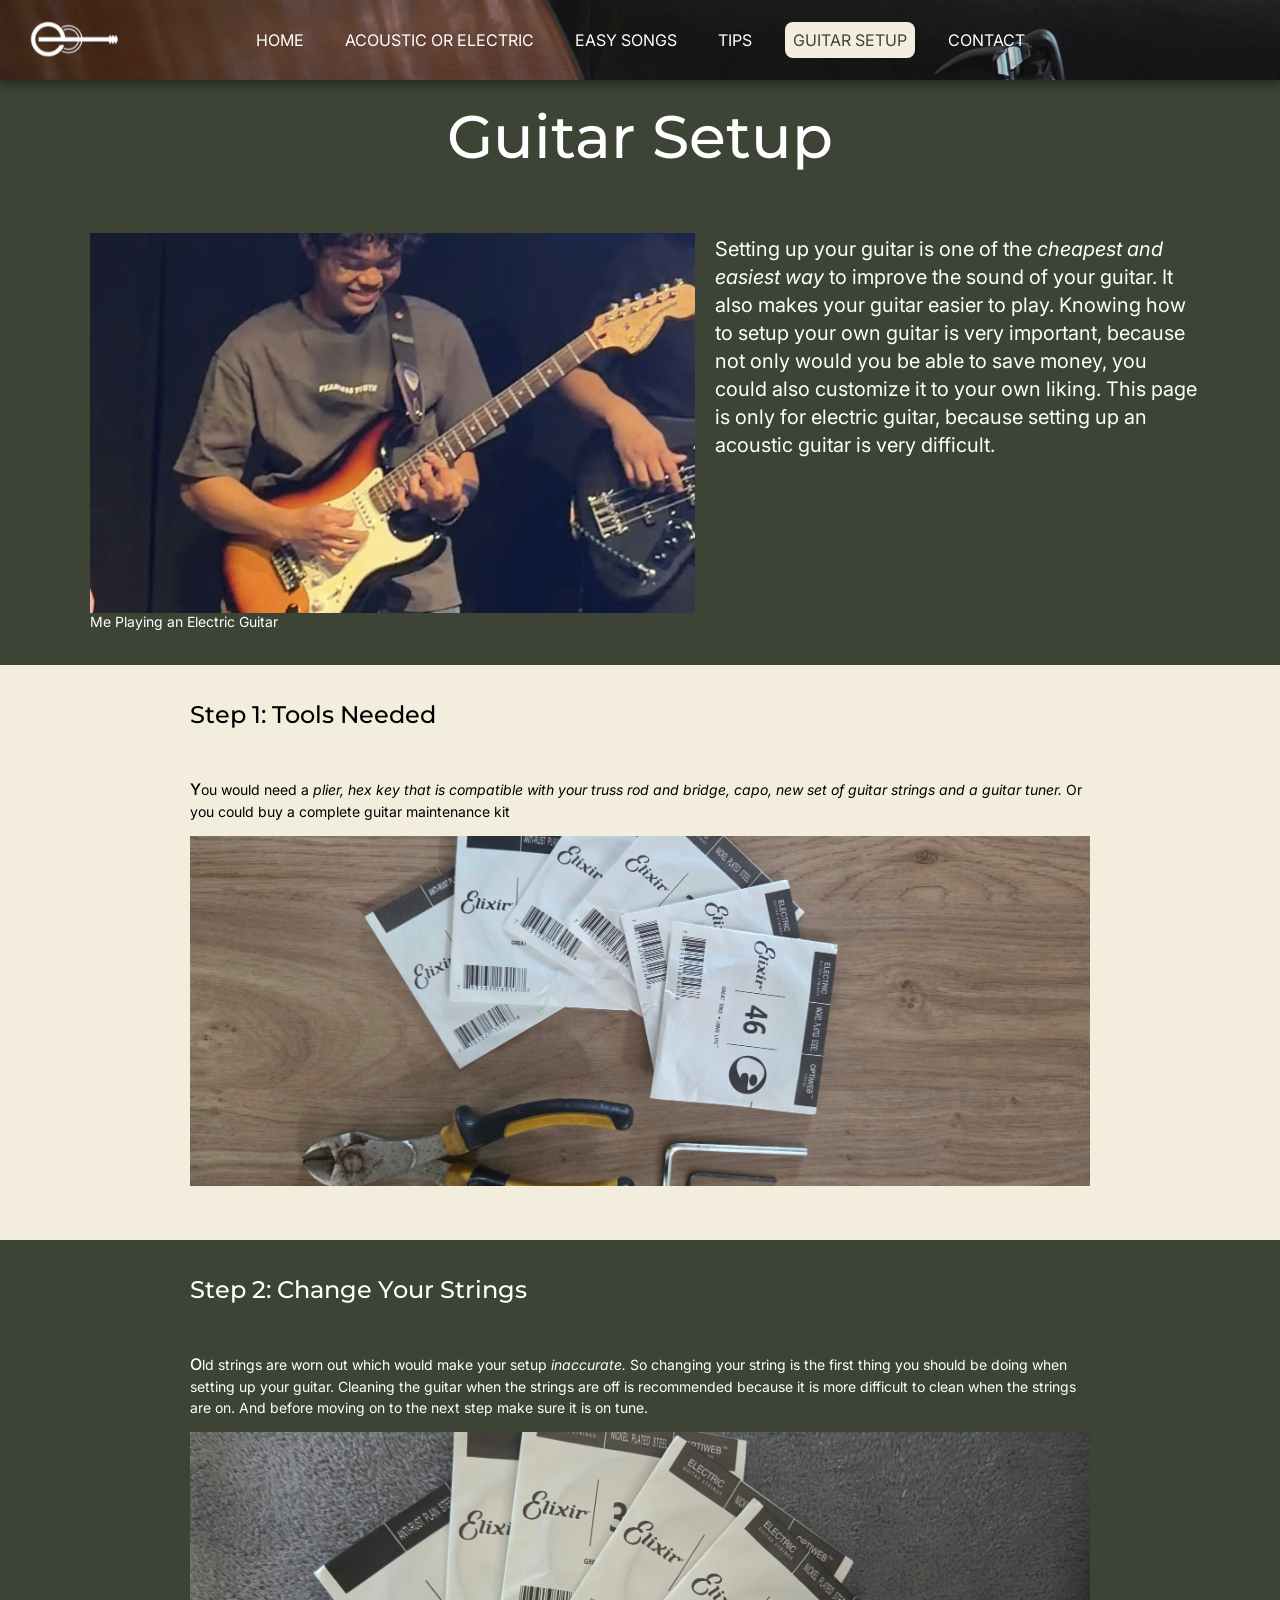
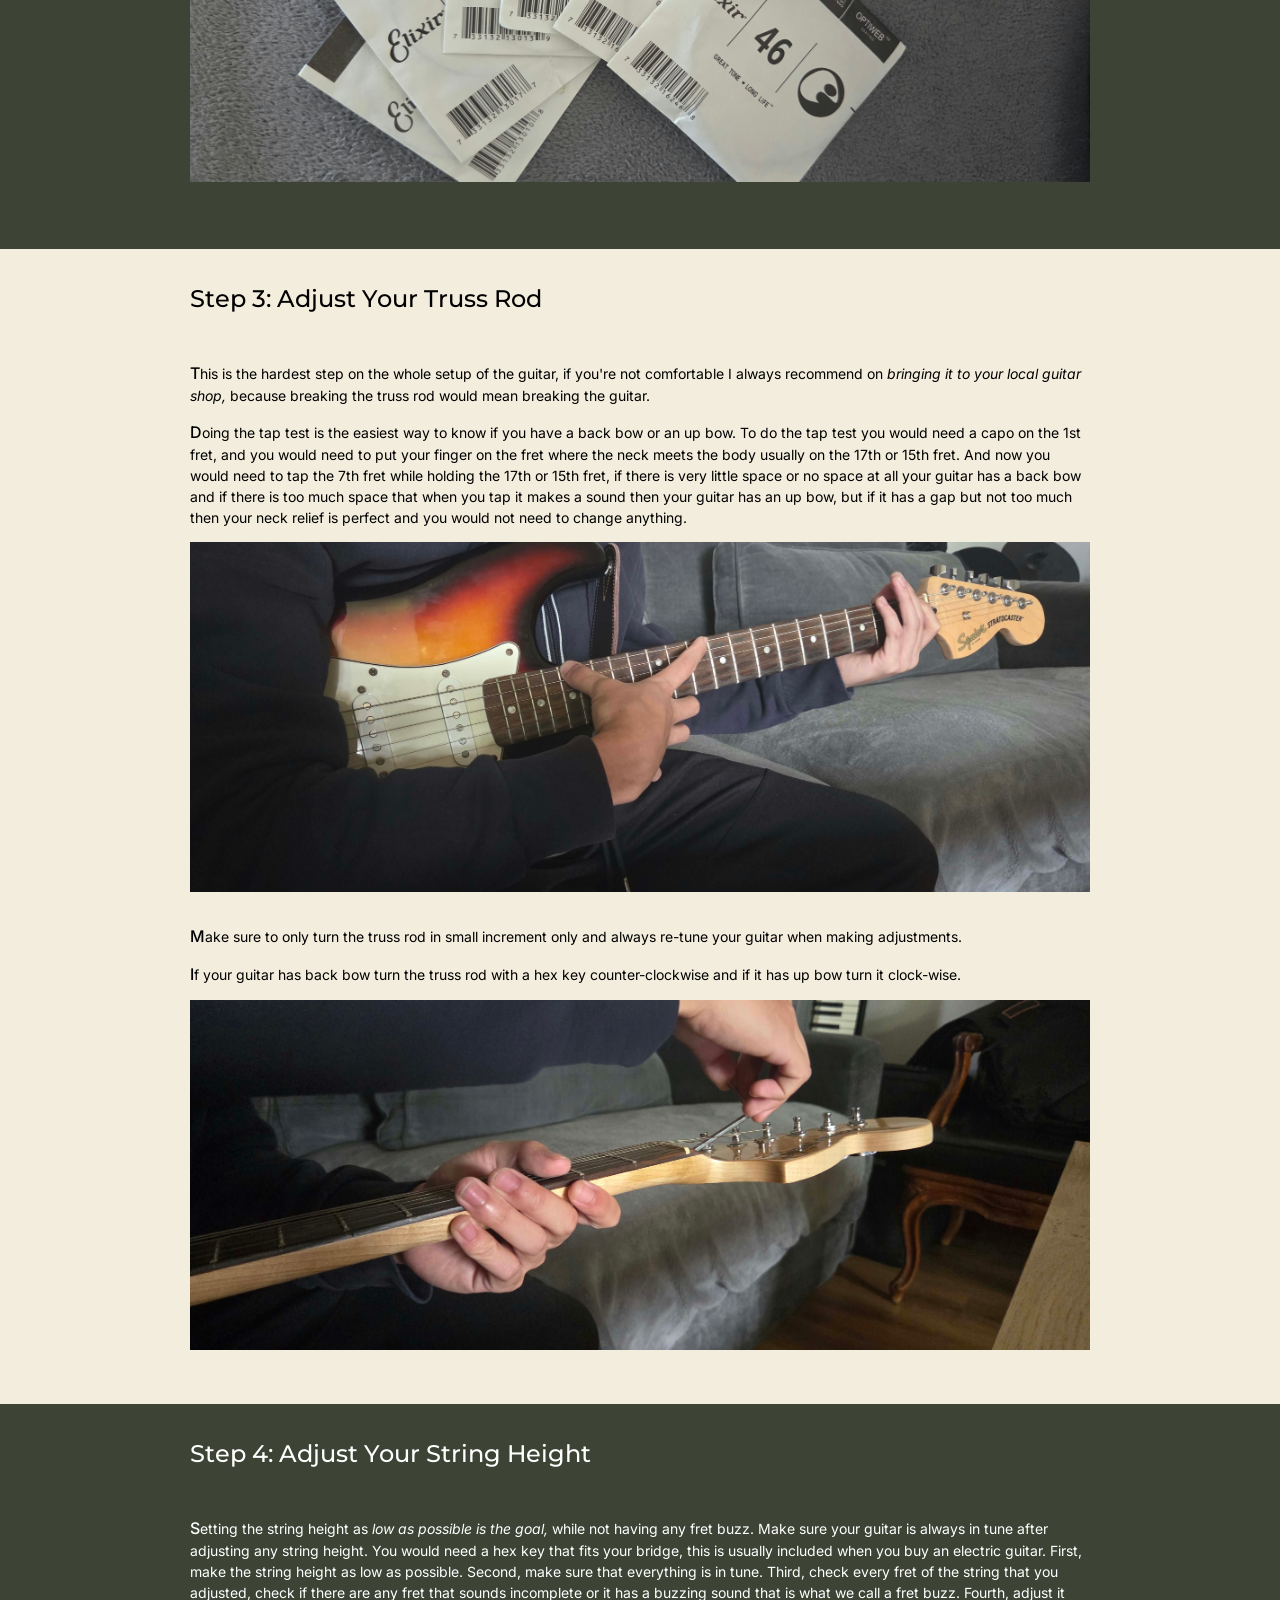
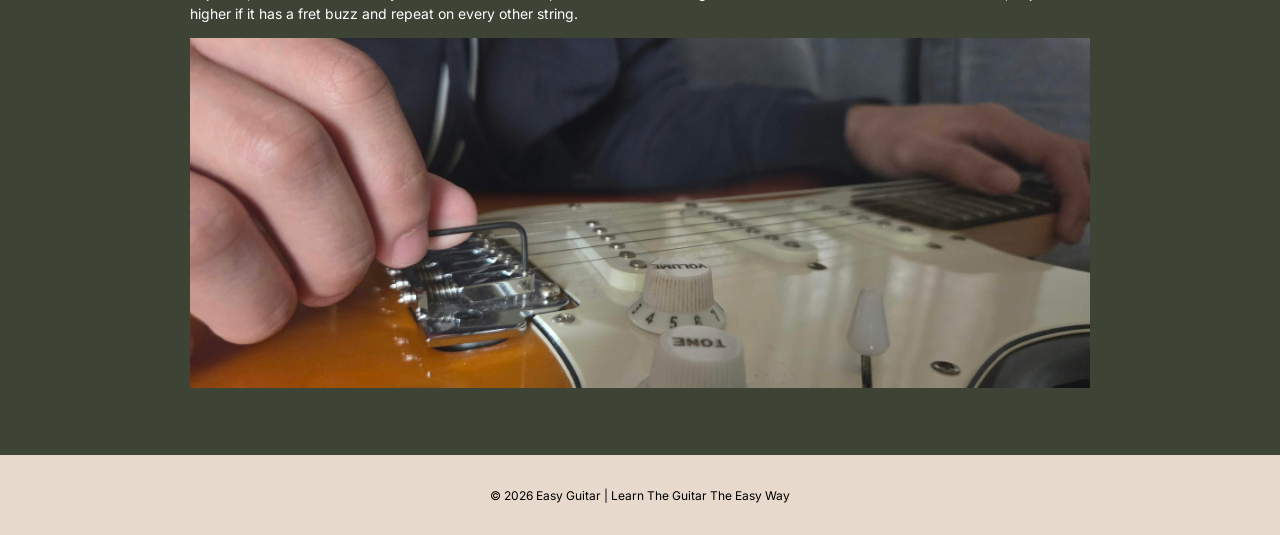
<file: SetupMyGuitar.html>
<!DOCTYPE html>
<html lang="en">
<head>
    <meta name="author" content="Dave Quinto">
    <link rel="icon" type="image/png" href="img/LogoWebdesignfavicon.png">
    <link rel="preconnect" href="https://fonts.googleapis.com">
    <link rel="preconnect" href="https://fonts.gstatic.com" crossorigin>
    <link href="https://fonts.googleapis.com/css2?family=Inter:ital,opsz,wght@0,14..32,100..900;1,14..32,100..900&display=swap" rel="stylesheet">
    <link href='https://fonts.googleapis.com/css?family=Montserrat' rel='stylesheet'>
    <meta charset="UTF-8">
    <meta name="viewport" content="width=device-width, initial-scale=1.0">
    <title>Easy Guitar</title>
    <link rel="stylesheet" type="text/css" href="css/style.css">
</head>
<body>
    <header class="no2">
        <nav class="logo logo-sticky">
            <a href="index.html">
                <img src="img/LogoWebdesign(White).png" alt="Easy Guitar Logo" title="Easy Guitar Logo">
            </a>
        </nav>

        <nav class="navigation2">
            <ul class="nav">
                <li><a href="index.html">Home</a></li>
                <li><a href="AcousticOrElectric.html" >Acoustic or Electric</a></li>
                <li><a href="BeginnerSongs.html" >Easy Songs</a></li>
                <li><a href="Tips.html">Tips</a></li>
                <li><a href="SetupMyGuitar.html" class="active">Guitar Setup</a></li>
                <li><a href="ContactPage.html">Contact</a></li>
            </ul>
        </nav>
    </header>
    
    <main class="tips-page">

        <h1>Guitar Setup</h1>

        <article class="tips-intro">

            <figure class="tips-intro-image">
                <img src="img/GuitarPlaying.jpg" alt="Playing electric guitar" title="Playing electric guitar">
                <figcaption class="page1">Me Playing an Electric Guitar</figcaption>
            </figure>

            <section class="tips-intro-text">

                <p>
                    Setting up your guitar is one of the <em>cheapest 
                    and easiest way </em>to improve the sound of your 
                    guitar. It also makes your guitar easier to play.
                    Knowing how to setup your own guitar is very 
                    important, because not only would you be able 
                    to save money, you could also customize it to 
                    your own liking. This page is only for electric 
                    guitar, because setting up an acoustic guitar is 
                    very difficult.
                </p>

            </section>

        </article>

    </main>


    <section class="tips-first">

        <article class="tip-row">

            <h2>Step 1: Tools Needed</h2>

            <p>
                You would need a <em>plier, hex key that is compatible with your truss rod and bridge, capo, new set of 
                guitar strings and a guitar tuner.</em> Or you could buy a complete guitar maintenance kit  
            </p>

            <figure class="tip-image">
                <img src="img/ToolsNeeded.jpg"
                     alt="Tools for setting up a guitar"
                     title="Tools for setting up a guitar">
            </figure>

        </article>

    </section>


    <section class="tips-second">

        <article class="tip-row">

            <h2>Step 2: Change Your Strings</h2>

            <p>
                Old strings are worn out which would make your setup <em>inaccurate.</em> So changing your string is the first 
                thing you should be doing when setting up your guitar. Cleaning the guitar when the strings are off is 
                recommended because it is more difficult to clean when the strings are on. And before moving on to 
                the next step make sure it is on tune.
            </p>

            <figure class="tip-image">
                <img src="img/StringChange.jpg"
                     alt="Set of new strings"
                     title="Set of new strings">
            </figure>

        </article>

    </section>


    <section class="tips-first">

        <article class="tip-row">

            <h2>Step 3: Adjust Your Truss Rod</h2>

            <p>
                This is the hardest step on the whole setup of the guitar, if you're not comfortable I always recommend 
                on <em>bringing it to your local guitar shop,</em> because breaking the truss rod would mean breaking the guitar. 
            </p>

            <p>
                Doing the tap test is the easiest way to know if you have  a back bow or an up bow. To do the tap test 
                you would need a capo on the 1st fret, and you would need to put your finger on the fret where the 
                neck meets the body usually on the 17th or 15th fret. And now you would need to tap the 7th fret while 
                holding the 17th or 15th fret, if there is very little space or no space at all your guitar has a back bow 
                and if there is too much space that when you tap it makes a sound then your guitar has an up bow, but 
                if it has a gap but not too much then your neck relief is perfect and you would not need to change 
                anything.
            </p>

            <figure class="tip-image">
                <img src="img/TrussRodTapTest.jpg"
                     alt="Tap test"
                     title="Tap test">
            </figure>

            <p>

                Make sure to only turn the truss rod in small increment only and always re-tune your guitar when 
                making adjustments.
            </p>

            <p>
                If your guitar has back bow turn the truss rod with a hex key counter-clockwise and if it has up bow 
                turn it clock-wise.
            </p>

             <figure class="tip-image">
                <img src="img/TrussRodAdjusting.jpg"
                     alt="Adjustment of truss rod"
                     title="Adjustment of truss rod">
            </figure>

        </article>

    </section>

    <section class="tips-second">

        <article class="tip-row">

            <h2>Step 4: Adjust Your String Height</h2>

            <p>
                Setting the string height as <em>low as possible is the goal, </em>while not having any fret buzz. Make sure your 
                guitar is always in tune after adjusting any string height. You would need a hex key that fits your bridge, 
                this is usually included when you buy an electric guitar. First, make the string height as low as possible. 
                Second, make sure that everything is in tune. Third, check every fret of the string that you adjusted, 
                check if there are any fret that sounds incomplete or it has a buzzing sound that is what we call a fret 
                buzz. Fourth, adjust it higher if it has a fret buzz and repeat on every other string.
            </p>

            <figure class="tip-image">
                <img src="img/StringHeight.jpg"
                     alt="Adjustment of string height"
                     title="Adjustment of string height">
            </figure>

        </article>

    </section>

    

    <footer class="footer">
        <p>© 2026 Easy Guitar | Learn The Guitar The Easy Way</p>
    </footer>

</body>
</html>
</file>
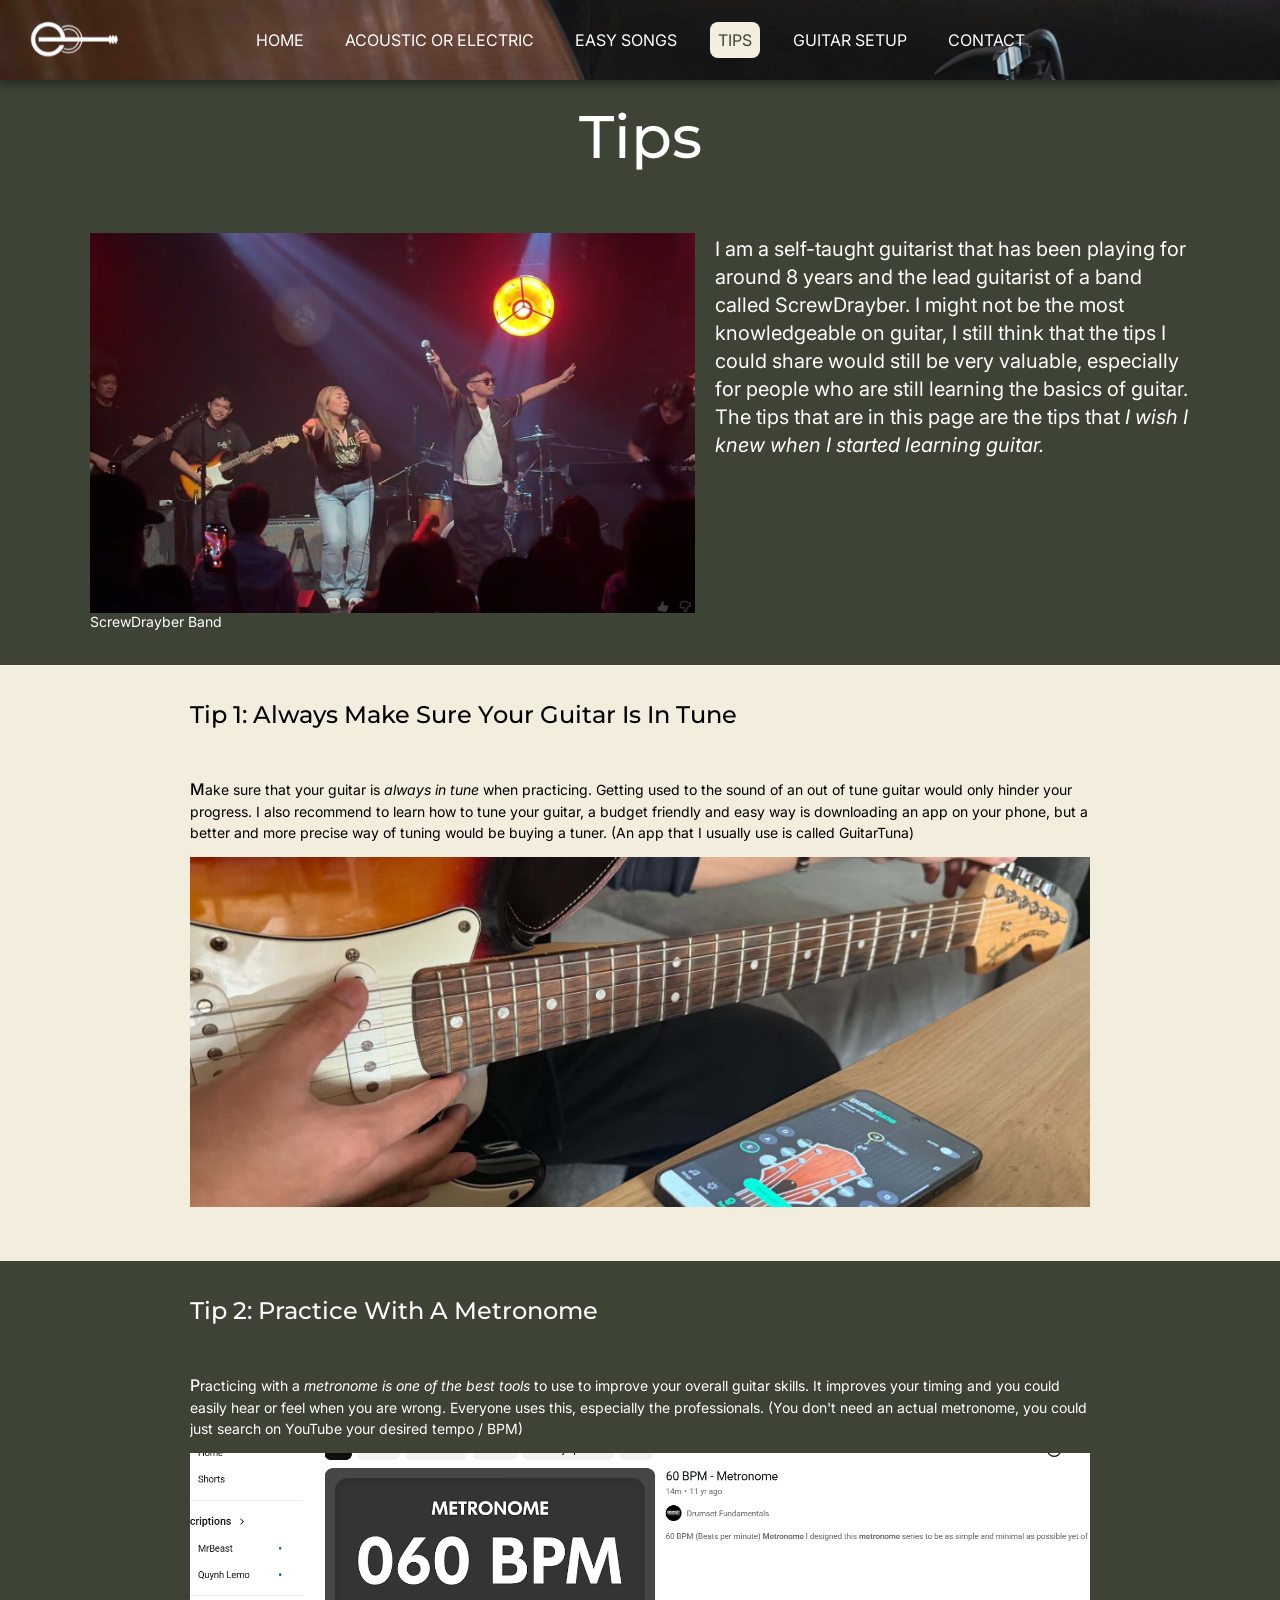
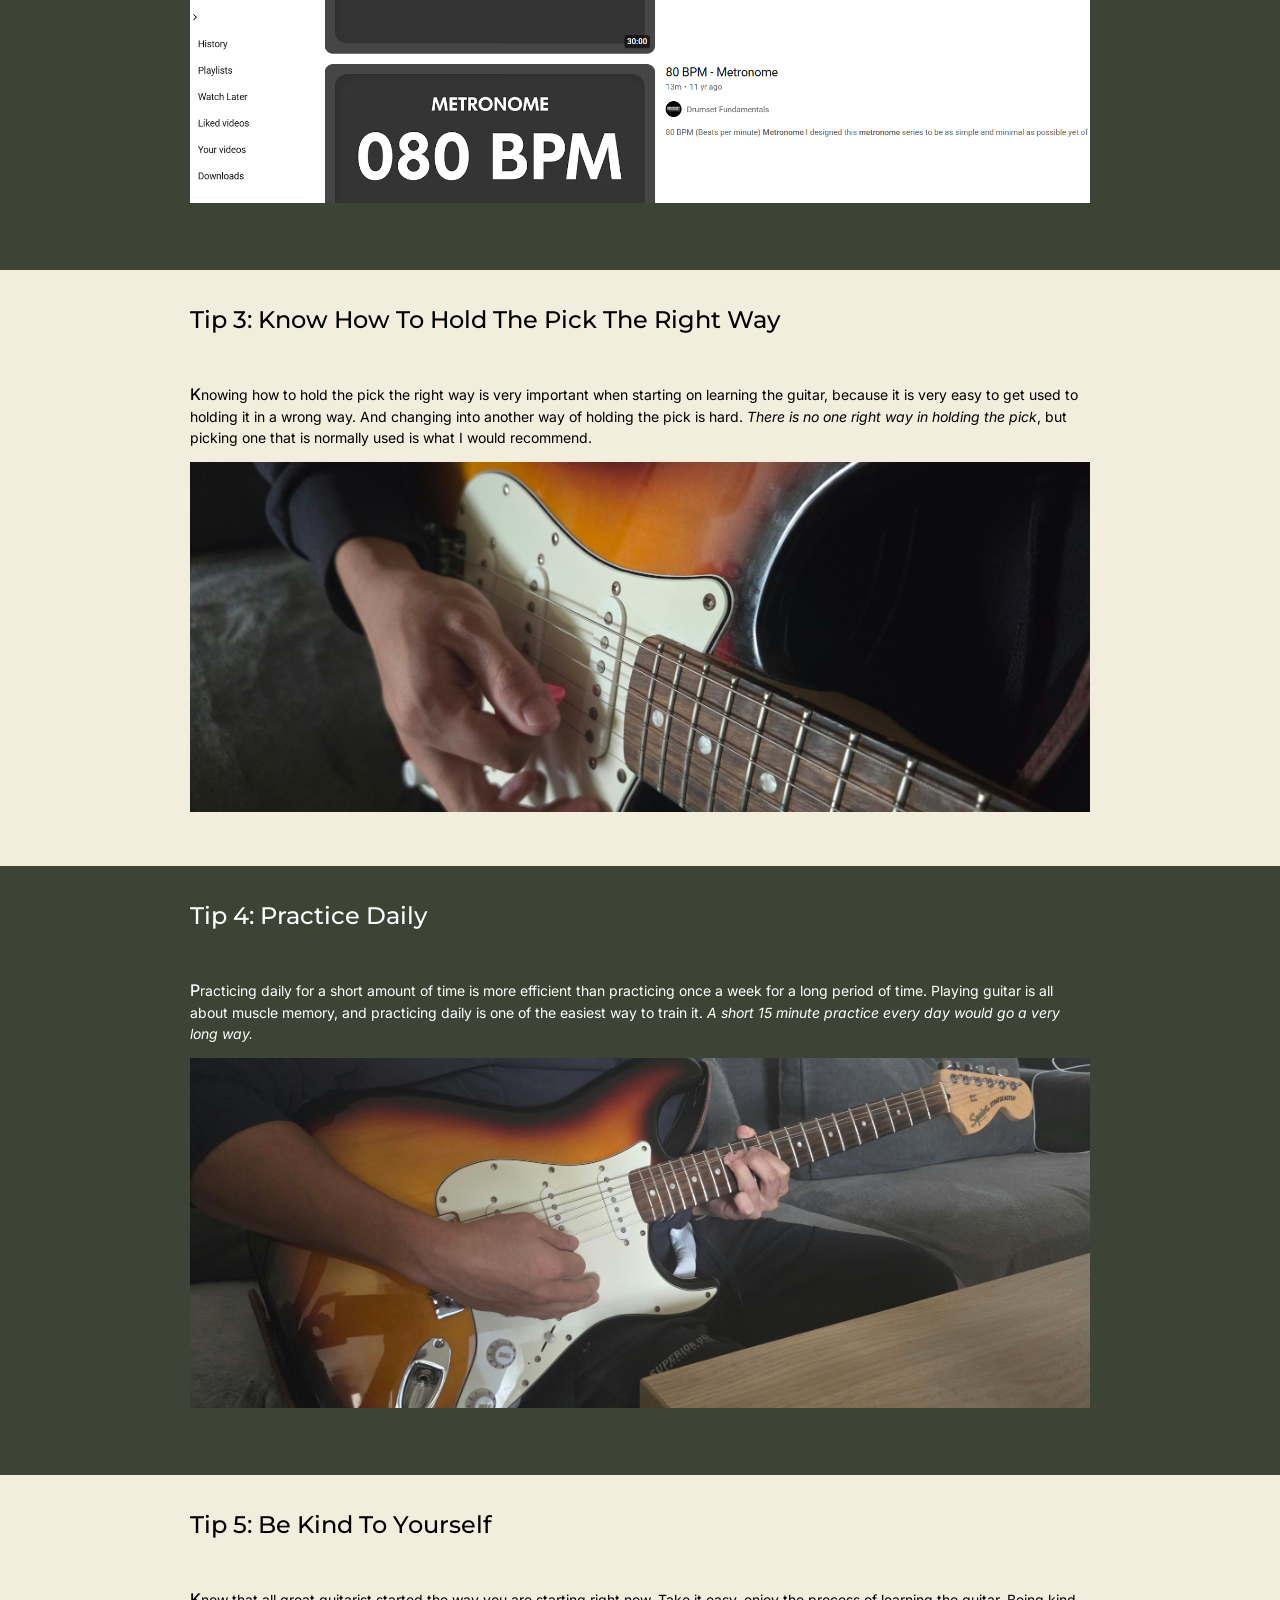
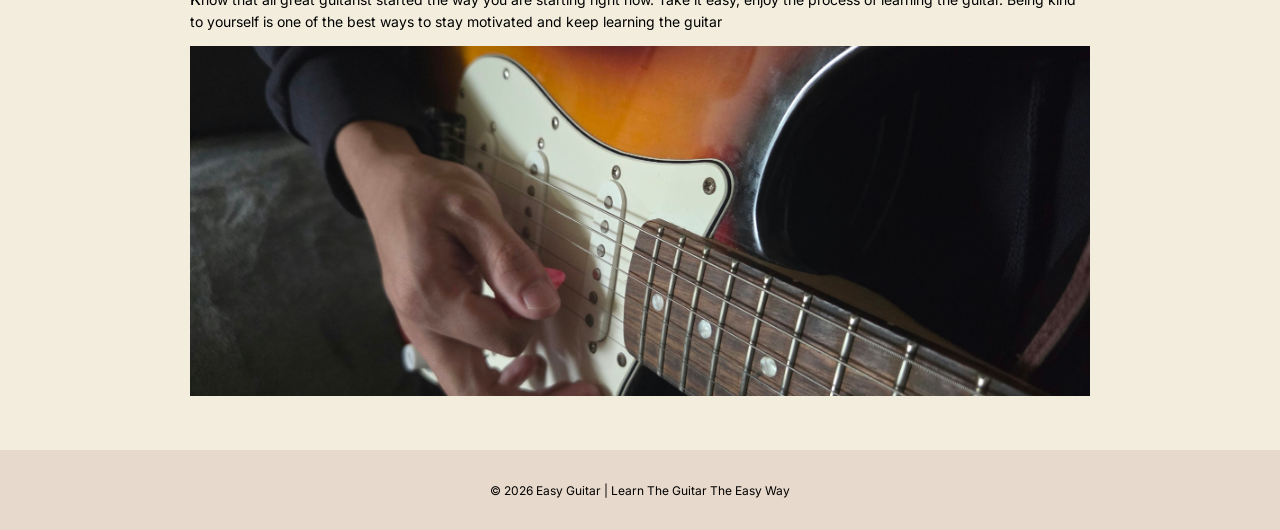
<file: Tips.html>
<!DOCTYPE html>
<html lang="en">
<head>
    <meta name="author" content="Dave Quinto">
    <link rel="icon" type="image/png" href="img/LogoWebdesignfavicon.png">
    <link rel="preconnect" href="https://fonts.googleapis.com">
    <link rel="preconnect" href="https://fonts.gstatic.com" crossorigin>
    <link href="https://fonts.googleapis.com/css2?family=Inter:ital,opsz,wght@0,14..32,100..900;1,14..32,100..900&display=swap" rel="stylesheet">
    <link href='https://fonts.googleapis.com/css?family=Montserrat' rel='stylesheet'>
    <meta charset="UTF-8">
    <meta name="viewport" content="width=device-width, initial-scale=1.0">
    <title>Easy Guitar</title>
    <link rel="stylesheet" type="text/css" href="css/style.css">
</head>
<body>
    <header class="no2">


    <nav class="logo logo-sticky">
        <a href="index.html">
            <img src="img/LogoWebdesign(White).png" alt="Easy Guitar Logo" title="Easy Guitar Logo">
        </a>
    </nav>

    <nav class="navigation2">
        <ul class="nav">
            <li><a href="index.html">Home</a></li>
            <li><a href="AcousticOrElectric.html" >Acoustic or Electric</a></li>
            <li><a href="BeginnerSongs.html" >Easy Songs</a></li>
            <li><a href="Tips.html" class="active">Tips</a></li>
            <li><a href="SetupMyGuitar.html">Guitar Setup</a></li>
            <li><a href="ContactPage.html">Contact</a></li>
        </ul>
    </nav>
    </header>

    <main class="tips-page">

        <h1>Tips</h1>

        <article class="tips-intro">

            <figure class="tips-intro-image">
                <img src="img/Bandpic.png" alt="Band performing on stage" title="Band performing on stage">
                <figcaption class="page1">ScrewDrayber Band</figcaption>
            </figure>

            <section class="tips-intro-text">

                <p>
                    I am a self-taught guitarist that has been playing
                    for around 8 years and the lead guitarist of a band
                    called ScrewDrayber. I might not be the most
                    knowledgeable on guitar, I still think that the
                    tips I could share would still be very valuable,
                    especially for people who are still learning the
                    basics of guitar. The tips that are in this page
                    are the tips that <em>I wish I knew when I started
                    learning guitar.</em>
                </p>

            </section>

        </article>

    </main>


    <section class="tips-first">

        <article class="tip-row">

            <h2>Tip 1: Always Make Sure Your Guitar Is In Tune</h2>

            <p>
                Make sure that your guitar is <em>always in tune </em>when
                practicing. Getting used to the sound of an out of
                tune guitar would only hinder your progress. I also
                recommend to learn how to tune your guitar, a budget
                friendly and easy way is downloading an app on your
                phone, but a better and more precise way of tuning
                would be buying a tuner. (An app that I usually use
                is called GuitarTuna)
            </p>

            <figure class="tip-image">
                <img src="img/MakeSureGuitarAlwaysInTune.jpg"
                     alt="Tuning a guitar using a tuning application"
                     title="Tuning a guitar using a tuning application">
            </figure>

        </article>

    </section>


    <section class="tips-second">

        <article class="tip-row">

            <h2>Tip 2: Practice With A Metronome</h2>

            <p>
                Practicing with a <em>metronome is one of the best tools</em>
                to use to improve your overall guitar skills. It
                improves your timing and you could easily hear or
                feel when you are wrong. Everyone uses this,
                especially the professionals. (You don't need an
                actual metronome, you could just search on YouTube
                your desired tempo / BPM)
            </p>

            <figure class="tip-image">
                <img src="img/Metronome.png"
                     alt="Picture of metronome videos in Youtube"
                     title="Picture of metronome videos in Youtube">
            </figure>

        </article>

    </section>


    <section class="tips-first">

        <article class="tip-row">

            <h2>Tip 3: Know How To Hold The Pick The Right Way</h2>

            <p>
                Knowing how to hold the pick the right way is very important when starting on learning the guitar, 
                because it is very easy to get used to holding it in a wrong way. And changing into another way of 
                holding the pick is hard. <em>There is no one right way in holding the pick</em>, but picking one that is normally 
                used is what I would recommend.
            </p>

            <figure class="tip-image">
                <img src="img/HoldPickRightWay.jpg"
                     alt="Holding a Pick"
                     title="Holding a Pick">
            </figure>

        </article>

    </section>

    <section class="tips-second">

        <article class="tip-row">

            <h2>Tip 4: Practice Daily</h2>

            <p>
                 Practicing daily for a short amount of time is more efficient than practicing once a week for a long 
                period of time. Playing guitar is all about muscle memory, and practicing daily is one of the easiest way 
                to train it. <em>A short 15 minute practice every day would go a very long way.</em>
            </p>

            <figure class="tip-image">
                <img src="img/PracticeDaily.jpg"
                     alt="Playing Electric Guitar"
                     title="Playing Electric Guitar">
            </figure>

        </article>

    </section>

    <section class="tips-first">

        <article class="tip-row">

            <h2>Tip 5: Be Kind To Yourself</h2>

            <p>
                Know that all great guitarist started the way you are starting right now. Take it easy, enjoy the process 
                of learning the guitar. Being kind to yourself is one of the best ways to stay motivated and keep learning 
                the guitar
            </p>

            <figure class="tip-image">
                <img src="img/HoldPickRightWay.jpg"
                     alt="Holding a Pick"
                     title="Holding a Pick">
            </figure>

        </article>

    </section>

    <footer class="footer">
        <p>© 2026 Easy Guitar | Learn The Guitar The Easy Way</p>
    </footer>

</body>
</html>
</file>
<file: css/style.css>
* {
    margin: 0;
    padding: 0;
    box-sizing: border-box;
}

body {
    background-color: #3D4435;
}


.logo {
   
    

    display: flex;
    align-items: center;

    position: absolute;

    height: 80px;
    left: 5px;
    top: 0;
    z-index: 1001;
}

.logo-sticky {
    position: sticky;
    top: 0;
}

.logo.logo-sticky {
    position: fixed;
    top: 0;
}

.logo img {
    width: 120px;
    height: 120px;
    object-fit: contain;
}

.navigation {
    height: 80px;
    width: 100%;

    position: absolute;

    background-color: transparent;

    display: grid;
    align-items: center;
    justify-content: center;

    

    top: 0;
    left: 0;
    z-index: 5;
}

header.no2{
    
    position: sticky;
    top: 0;
    z-index: 1001;
}

.navigation2 {
    height: 80px;
    width: 100%;

    position: sticky;
    top: 0;
    z-index: 1000;

    background-image: url("../img/HomePage by me.jpg");
    background-size: cover;
    background-position: center top;

    display: flex;
    align-items: center;
    justify-content: center;
    box-shadow: 0 5px 10px rgba(0, 0, 0, 0.4);
}

.nav {
    display: grid;
    grid-template-columns: repeat(6, auto);
    justify-content: center;
    justify-items: center;
    gap: 25px;

    list-style: none;
}

.nav a {
    color: white;
    text-decoration: none;

    font-family: 'Inter', sans-serif;
    text-transform: uppercase;

    font-size: 1rem;

    padding: 8px 8px;
    border-radius: 8px;

    transition: background-color 0.3s ease, color 0.3s ease;
}

.nav a:hover {
    background-color: #51544d;
    font-family: 'Inter', sans-serif;
    

    font-size: 1rem;
    color: white;
}


.nav a.active {
    background-color: #F4EEDF;
    font-family: 'Inter', sans-serif;
    

    font-size: 1rem;
    color: #3D4435;
}

.main {
    width: auto;
    height: 740px;
    position: relative;
    margin-top: 0;
    background-image: url("../img/HomePage\ by\ me.jpg");
    
    background-size: cover;
    background-position: center top;

    
    display: grid;
    place-items: center;
    box-shadow: 0 5px 10px rgba(0, 0, 0, 0.4);
}

.main h1 {
   position: absolute;
    font-family: 'Inter', sans-serif;
    font-weight: 600;
    font-size: 76px;
    color: white;
    top: 70%;
    text-align: center;
}



.content {
    width: 80%;
    max-width: 900px;
    margin: 80px auto;
}




.content-row {
    display: grid;
    grid-template-columns: 35% 65%;
    gap: 5px;

    height: 200px;
    margin-bottom: 50px;
}

.content-image {
    margin: 0;
   
}

.content-image img {
    width: 222px;
    height: 222px;
    object-fit: cover;
    float: right;
}

.content-text {
    

    padding: 30px;

    display: flex;
    flex-direction: column;
    justify-content: flex-start;
    
}

.content-text h2 {
    font-family: 'Montserrat', sans-serif;
    font-size: 2rem;
    margin-bottom: 1em;
    color: white;
}

.content-text p {
    font-family: 'Montserrat', sans-serif;
    font-size: 14px;
    line-height: 1.6;
    color: white;
    text-indent: 15px;
}

article.contactform {
    box-sizing: border-box;
    display: block;
    margin: 0 auto;
    border: #222;
    border-radius :0%;
    padding: 5px;
}

.quote {
    width: 100%;
    max-width: 100%;

    margin: 0 auto;

    background-color: #F2EDDC;

    padding: 30px 50px;

    text-align: center;
    justify-items: center;

    margin-bottom: 5em;
}

.quote p {
    font-family: 'Inter', sans-serif;
    font-size: 16px;
    line-height: 1.6;
    color: black;
    max-width: 900px;
    
}

.footer {
    
    max-width: 100%;

    margin: 0 auto;

    min-height: 80px;

    background-color: #E7D9CB;

    display: flex;
    align-items: center;
    justify-content: center;

    color: black;
    font-family: 'Inter', sans-serif;
    font-size: 12px;
}

.guitar-choice {
    width: 89%;
    max-width: 1200px;

    margin: 8px auto 35px;

    display: grid;
    grid-template-columns: 25% 1fr 25%;

    gap: 8px;

    align-items: start;
}

.guitar-choice figure {
    margin: 0;
    width: 100%;
}

.guitar-choice figure img {
    width: 100%;
    height: 100%;

    object-fit: cover;
    display: block;
}

.guitar-choice-text {
    padding: 8px;

    display: flex;
    flex-direction: column;
    justify-items: center;
}

.guitar-choice-text h1 {
    font-family: 'Montserrat', sans-serif;
    font-size: 60px;
    font-weight: 600;

    color: white;

    margin-bottom: 2em;
    white-space: nowrap;
    justify-items: center;
}

.guitar-choice-text p {
    font-family: 'Inter', sans-serif;
    font-size: 20px;
    line-height: 155%;
    font-weight: 400;
    color: white;

    margin-bottom: 1em;
}

/*2ndpage */

.guitar-recommendations {
    width: 100%;

    background-color: #F2EDDC;

    padding: 40px 0 20px;
    margin-bottom: 4em;
}



.guitar-recommendations .content-row {
    width: 80%;
    max-width: 900px;

    grid-template-columns: 35% 65%;

    gap: 24px;

    height: auto;

    margin: 0 auto 8px;
}



.guitar-recommendations .content-image img {
    width: 222px;
    height: 222px;

    object-fit: cover;
}



.guitar-recommendations .content-text {
    padding: 15px 0;

    justify-content: center;
}

.guitar-recommendations .content-text p {
    color: black;
    text-indent: 15px;
    font-family: 'Inter', sans-serif;
    font-size: 20px;
    line-height: 1.5;
}

/* 3rdpage*/

.easy-songs {
    width: 90%;
    max-width: 1200px;

    margin: 10px auto 60px;
    margin-bottom: 2em;
    display: grid;
    grid-template-columns: 1fr 260px;
    grid-template-rows: auto 1fr;

    column-gap: 12px;
    align-items: start;
}

.easy-songs > h1 {
    grid-column: 1 / 3;
    display: flex;
    justify-content: center;

    font-family: 'Montserrat', sans-serif;
    font-size: 60px;
    

    color: white;
    

    letter-spacing: 1px;
    margin-bottom: 2em;
}

.song-list {
    grid-column: 1;
    grid-row: 2;
    
}

.song-aside {
    grid-column: 2;
    grid-row: 2;

    width: 100%;
}

.song-row {
    display: grid;
    grid-template-columns: 200px 1fr;
    gap: 5px;

    align-items: start;

    margin-bottom: 40px;
   
}

.song-image {
    margin: 0;
    width: 100%;
}

.song-image img {
    width: 100%;
    height: 200px;

    object-fit: cover;
    display: block;
}

.song-image figcaption {
    font-family: 'Inter', sans-serif;
    font-size: 10px;

    color: white;
    text-align: center;

    margin-top: 5px;
}

.song-text {
    background-color: #F2EDDC;

    padding: 20px 15px;

    min-height: 200px;

    font-family: 'Inter', sans-serif;
    color: black;
}

.song-text h2 {
    font-family: 'Montserrat', sans-serif;
    font-size: 24px;
    font-weight: 500;

    margin-bottom: 1em;
}

.song-text h3 {
    font-size: 16px;
    font-weight: 600;

    margin-top: 18px;
    margin-bottom: 8px;
}

.chords {
    margin-bottom: 1em;
}

.chords p {
    font-family: 'Inter', sans-serif;
    font-size: 16px;

    line-height: 1.2;
    margin-bottom: 2px;
}

.capo {
    font-family: 'Inter', sans-serif;
    font-size: 16px;

    margin-top: 15px;
    margin-bottom: 1em;
}

.song-part {
    margin-top: 15px;
}

.song-part p {
    font-family: 'Inter', sans-serif;
    font-size: 16px;

    line-height: 1.2;
    margin-bottom: 1px;

    word-spacing: 1px;
}



.song-aside table {
    width: 100%;

    border-collapse: collapse;

    background-color: #F2EDDC;

    font-family: 'Inter', sans-serif;
    font-size: 10px;

    border-color: black;
    border-style: solid;
    border-width: 1px;
}

.song-aside th,
.song-aside td {
    border-color: black;
    border-style: solid;
    border-width: 1px;

    padding: 7px 5px;
    text-align: left;
}



.song-aside tbody tr:nth-child(even) {
    background-color: #CFF;
}

.song-aside tbody tr:nth-child(odd) {
    background-color: #FFF;
}

/* 4th tip page*/

.tips-page {
    width: 100%;
    background-color: #3D4435;

    padding: 20px 0 35px;
}

.tips-page > h1 {
    font-family: 'Montserrat', sans-serif;
    font-size: 60px;
    font-weight: 500;

    color: white;
    text-align: center;

    margin-bottom: 1em;
}

.tips-intro {
    width: 90%;
    max-width: 1100px;

    margin: 0 auto;

    display: grid;
    grid-template-columns: 55% 45%;

    gap: 15px;
    align-items: start;
}

.tips-intro-image {
    margin: 0;
    width: 100%;
}

.tips-intro-image img {
    width: 100%;
    height: 380px;

    object-fit: cover;
    display: block;
}
.tip-row p::first-letter {
    font-size: 1rem;
    font-weight: 500;
}

.tips-intro-text {
    padding: 2px 5px;
}

.tips-intro-text p {
    font-family: 'Inter', sans-serif;
    font-size: 20px;
    line-height: 1.4;

    color: white;
}


.tips-first {
    width: 100%;

    background-color: #F2EDDC;

    padding: 35px 0 22px;

   
}

.tip-row {
    width: 80%;
    max-width: 900px;

    margin: 0 auto;
}

.tip-row h2 {
    font-family: 'Montserrat', sans-serif;
    font-size: 24px;
    font-weight: 500;

    color: black;

    margin-bottom: 2em;
}

.tip-row p {
    font-family: 'Inter', sans-serif;
    font-size: 14px;
    line-height: 1.5;

    color: black;

    margin-bottom: 1em;
}

.tip-image {
    width: 100%;
    margin: 0;
    margin-bottom: 2em;
    
}

.tip-image img {
    width: 100%;
    height: 350px;

    object-fit: cover;
    display: block;
}



.tips-second {
    width: 100%;

    background-color: #3D4435;

    padding: 35px 0 35px;
}

.tips-second .tip-row h2 {
    color: white;
}

.tips-second .tip-row p {
    color: white;
}

/* for guitar setup page i just coppied tips css because they have the same format*/

/*contact page*/






.contact-hero {
    width: 100%;
    height: 350px;

   

    position: relative;

    background-image:
       
        url("../img/HomePage by me.jpg");

    background-size: cover;
    background-position: center 45%;
}




.contact-hero .logo {
   
    display: flex;
    align-items: center;

    position: absolute;

    height: 80px;
    left: 5px;
    top: 0;
    z-index: 1001;
}

.contact-hero .logo img {
  width: 120px;
    height: 120px;
    object-fit: contain;
}




.contact-hero .nav {
    display: grid;
    grid-template-columns: repeat(6, auto);
    justify-content: center;
    justify-items: center;
    gap: 25px;

    list-style: none;
}

 .contact-hero .nav a {
    color: white;
    text-decoration: none;

    font-family: 'Inter', sans-serif;
    text-transform: uppercase;

    font-size: 1rem;

    padding: 8px 8px;
    border-radius: 8px;

    transition: background-color 0.3s ease, color 0.3s ease;
}

.contact-hero .nav a:hover {
    background-color: #51544d;
    font-family: 'Inter', sans-serif;
    

    font-size: 1rem;
    color: white;
}


.contact-hero .nav a.active {
    background-color: #F4EEDF;
    font-family: 'Inter', sans-serif;
    

    font-size: 15px;
    color: #3D4435;
}





.contact-heading {
    position: absolute;

    left: 12%;
    top: 100px;

    color: white;

    font-family: 'Montseratt', sans-serif;
}

.contact-heading h1 {
    font-size: 90px;
    font-weight: 500;

    margin-bottom: 0;
}

.contact-heading p {
    font-size: 20px;
    line-height: 1.4;
    
}




.contact-content {
    
   

    margin: 0 auto;

    padding: 30px 14% 40px;

    background-color: #F2EDDC;

    display: grid;
    grid-template-columns: 60% 40%;

    gap: 25px;

    font-family: 'Inter', sans-serif;
}




.contact-form {
    display: flex;
    flex-direction: column;
}

.contact-form .name-fields {
    border: none;

    display: grid;
    grid-template-columns: 1fr 1fr;

    gap: 10px;

    margin-bottom: 8px;
}

.contact-form .name-fields section {
    display: flex;
    flex-direction: column;
}

legend{
    font-size: 16px;
    margin-bottom: 5px;
    font-family: 'inter', sans-serif;
}
.contact-form label {
    font-size: 16px;
    margin-bottom: 5px;
}

.contact-form input[type="text"],
.contact-form input[type="email"] {
    width: 100%;
    height: 24px;

    border: 1px solid #D5D5D0;
    border-radius: 6px;

    padding: 4px;

    margin-bottom: 9px;
}

.contact-form textarea {
    width: 100%;
    height: 120px;

    border: 1px solid #D5D5D0;
    border-radius: 6px;

    padding: 7px;

    resize: vertical;

    margin-bottom: 4px;
}

.contact-form input[type="submit"] {
    width: 80px;
    height: 30px;

    background-color: #3D4435;
    color: white;

    border: none;
    border-radius: 4px;

    font-family: 'Inter', sans-serif;
    font-size: 20px;

    cursor: pointer;
}

.contact-form input[type="submit"]:hover {
    background-color: #606958;
}




.contact-information {
    padding: 25px 0 0 5px;
}

.contact-detail {
    display: flex;
    align-items: center;

    gap: 18px;

    margin-bottom: 15px;

    color: #3D4435;
}

.contact-icon {
    font-size: 44px;
    width: 30px;

    text-align: center;
}

.contact-detail h2 {
    font-size: 16px;
    font-weight: 700;

    margin-bottom: 3px;
}

.contact-detail p {
    font-size: 14px;
}




.social-links {
    border-top: 2px solid #9B9C8D;

    padding: 5px 4px;
    margin-top: 22px;

    color: #3D4435;
}

.social-links h2 {
    font-size: 20px;
    margin-bottom: 8px;
}

.social-links a {
    display: inline-flex;

    justify-content: center;
    align-items: center;

    width: 40px;
    height: 40px;

    background-color: #3D4435;
    color: #F2EDDC;

    border-radius: 50%;

    text-decoration: none;

    font-family: Arial, sans-serif;
    font-size: 20px;
    font-weight: bold;

    margin-left: 3px;
}

.social-links a:hover {
    background-color: #606958;
}

figcaption.page1{
    font-size:14px;
    font-family: 'Inter', sans-serif;
    color:white;
}

figcaption.page2 {
    font-size:14px;
    font-family: 'Inter', sans-serif;
    color:black;
}


.cookie-message {
    position: fixed;
    bottom: 50%;
    justify-self: center;
    width: 25%;
    background-color: #5d6c67;
    color: white;
    padding: 15px;
    text-align: center;
    z-index: 9999;
    font-family: 'Inter', sans-serif;
    font-size:2rem;
}

.cookie-message button {
    padding: 8px 15px;
    margin-left: 10px;
    cursor: pointer;
    font-family: 'Inter', sans-serif;
    border-radius: 8px;

}

@media screen and (max-width: 768px) {

   
    .logo {
        height: 60px;
        left: 5px;
    }

    .logo img {
        width: 75px;
        height: 75px;
    }

    .navigation {
        height: auto;
        min-height: 80px;
        padding: 10px 5px 10px 75px;
    }

    .nav {
        grid-template-columns: repeat(3, auto);
        gap: 8px;
    }

    .nav a {
        font-size: 0.75rem;
        padding: 6px 5px;
        text-align: center;
    }

   
    .main {
        height: 500px;
        background-position: center;
    }

    .main h1 {
        font-size: 2.5rem;
        top: 65%;
        padding: 0 15px;
        width: 100%;
    }

   
    .content {
        width: 90%;
        margin: 40px auto;
    }

    .content-row {
        grid-template-columns: 1fr;
        height: auto;
        gap: 10px;
        margin-bottom: 40px;
        text-align: center;
    }

    .content-image img {
        width: 100%;
        max-width: 280px;
        height: 220px;
        object-fit: cover;
    }

    .content-text {
        padding: 10px;
        align-items: center;
    }

    .content-text h2 {
        font-size: 1.5rem;
        margin-bottom: 0.5em;
    }

    .content-text p {
        font-size: 0.9rem;
        
    }

   
    .quote {
        padding: 25px 20px;
        margin-bottom: 3em;
    }

    .quote p {
        font-size: 0.9rem;
    }

    .footer {
        padding: 20px 10px;
        text-align: center;
        font-size: 0.75rem;
    }

    .navigation2 {
        height: auto;
        min-height: 80px;
        padding: 10px 5px 10px 75px;
    }

    .navigation2 .nav {
        grid-template-columns: repeat(3, auto);
        gap: 8px;
    }

    .navigation2 .nav a {
        font-size: 0.75rem;
        padding: 6px 5px;
        text-align: center;
    }

    .guitar-choice {
        width: 90%;
        margin: 30px auto;
        grid-template-columns: 1fr;
        gap: 20px;
    }

    .guitar-choice figure {
        width: auto;
    }

    .guitar-choice figure img {
        width: 100%;
        height: 500px;
        object-fit: contain;
        transform: rotate(90deg);
    }

    .guitar-choice-text {
        padding: 10px 0;
        text-align: center;
    }

    .guitar-choice-text h1 {
        font-size: 2rem;
        white-space: normal;
        margin-bottom: 1em;
    }

    .guitar-choice-text p {
        font-size: 1rem;
        line-height: 1.5;
        margin-bottom: 1em;
    }

    .guitar-recommendations {
        padding: 30px 0;
        margin-bottom: 2em;
    }

    .guitar-recommendations .content-row {
        width: 90%;
        grid-template-columns: 1fr;
        gap: 10px;
        height: auto;
        margin: 0 auto 35px;
        text-align: center;
    }

    .guitar-recommendations .content-image img {
        width: 100%;
        max-width: 280px;
        height: 220px;
        object-fit: cover;
    }

    .guitar-recommendations .content-text {
        padding: 10px;
        align-items: center;
    }

    .guitar-recommendations .content-text p {
        font-size: 1rem;
        line-height: 1.5;
    }

    .easy-songs {
        width: 92%;
        margin: 25px auto 40px;
        grid-template-columns: 1fr;
        grid-template-rows: auto;
        column-gap: 0;
    }

    .easy-songs > h1 {
        grid-column: 1;
        font-size: 2rem;
        text-align: center;
        margin-bottom: 1.5em;
    }

    .song-list {
        grid-column: 1;
        grid-row: auto;
        width: 100%;
    }

    .song-row {
        grid-template-columns: 1fr;
        gap: 12px;
        margin-bottom: 35px;
    }

    .song-image {
        width: 100%;
        text-align: center;
        
        justify-items: center;
    }

    .song-image img {
        width: 100%;
        max-width: 280px;
        height: 220px;
        object-fit: cover;
        
    }

    .song-image figcaption {
        font-size: 0.8rem;
    }

    .song-text {
        width: 100%;
        min-width: 0;
        padding: 18px 15px;
        overflow-wrap: break-word;
    }

    .song-text h2 {
        font-size: 1.25rem;
    }

    .song-text h3 {
        font-size: 1rem;
    }

    .chords p,
    .song-part p,
    .capo {
        font-size: 0.9rem;
        line-height: 1.5;
    }

    .song-aside {
        grid-column: 1;
        grid-row: auto;
        width: 100%;
        margin-top: 10px;
        overflow-x: auto;
    }

    .song-aside table {
        width: 100%;
        font-size: 0.8rem;
    }

    .song-aside th,
    .song-aside td {
        padding: 8px 6px;
    }

    .contact-heading h1 {
        font-size: 2rem;
    }

    .contact-heading p {
        font-size: 0.9rem;
    }

    .contact-hero .navigation {
        height: auto;
        min-height: 80px;
        padding: 10px 5px 10px 75px;
    }

    .contact-hero .nav {
        grid-template-columns: repeat(3, auto);
        gap: 8px;
    }

    .contact-hero .nav a {
        font-size: 0.75rem;
        padding: 6px 5px;
        text-align: center;
    }
}
</file>
